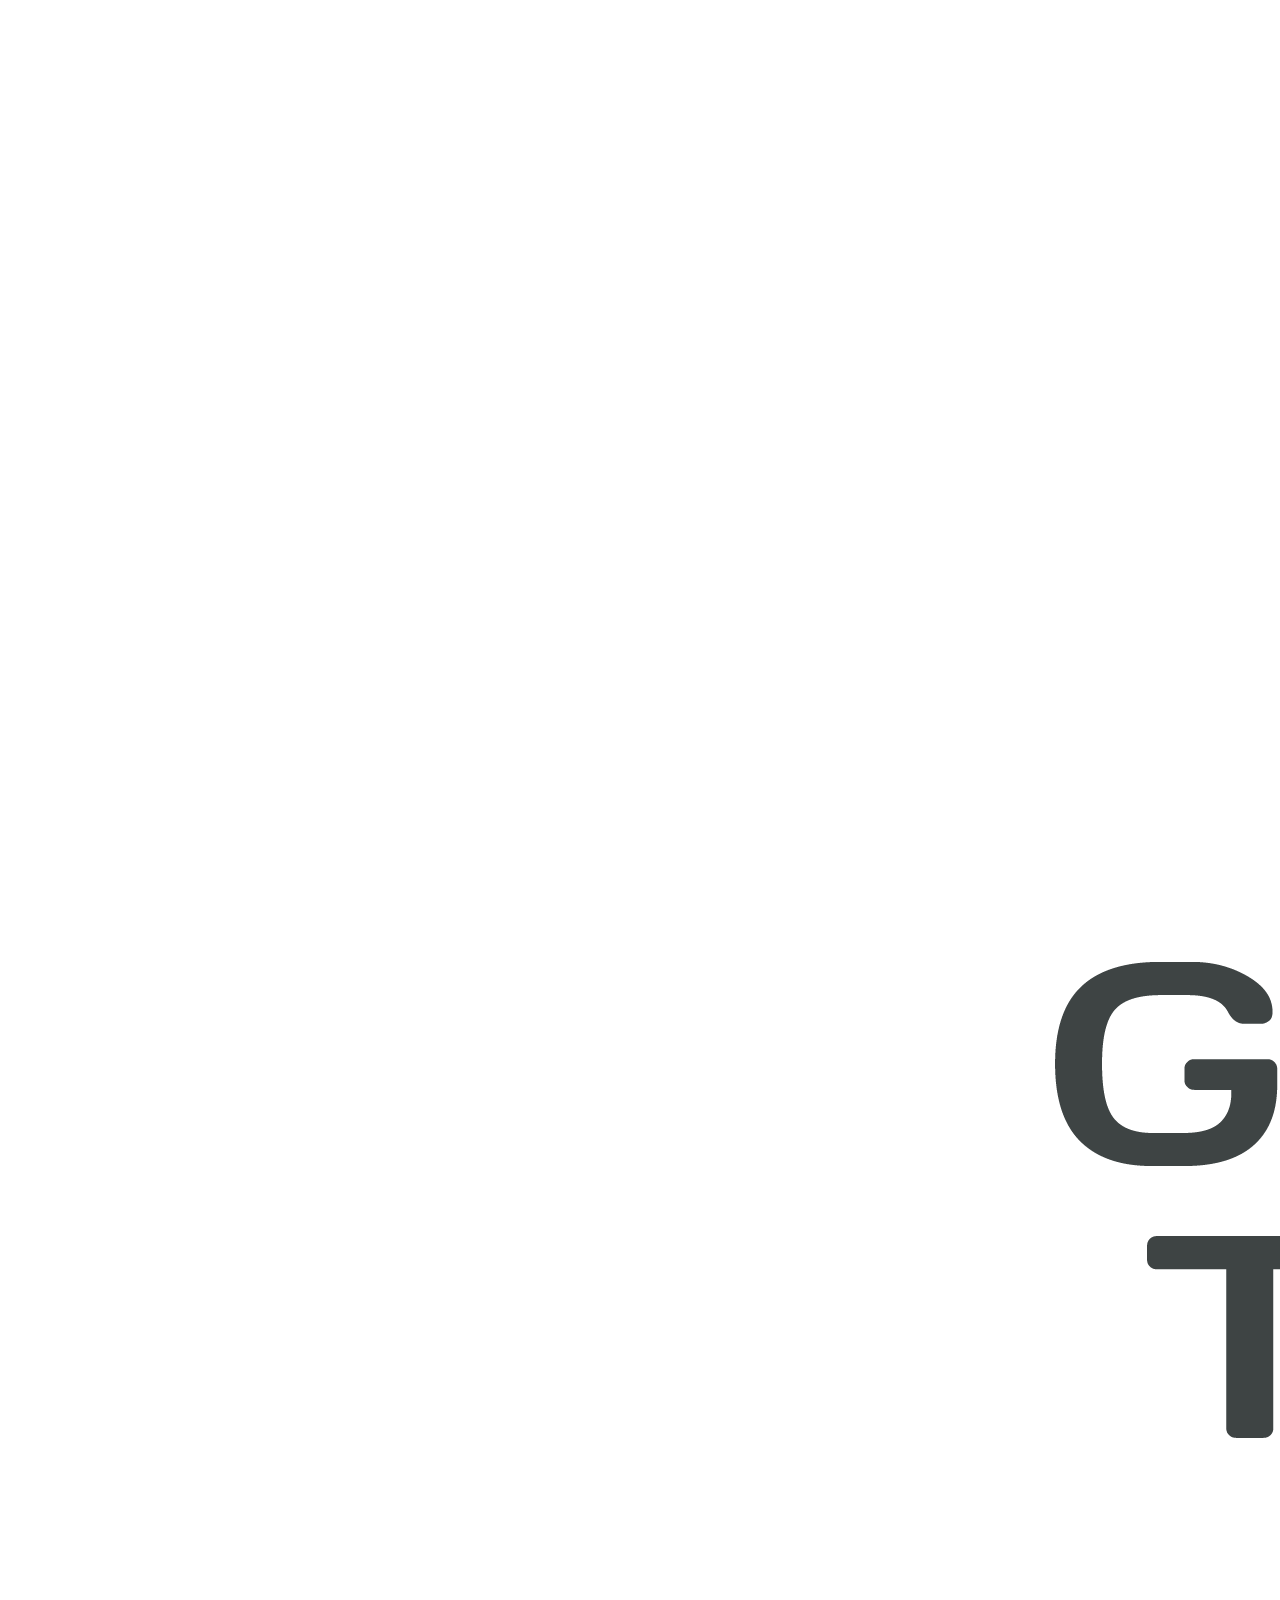
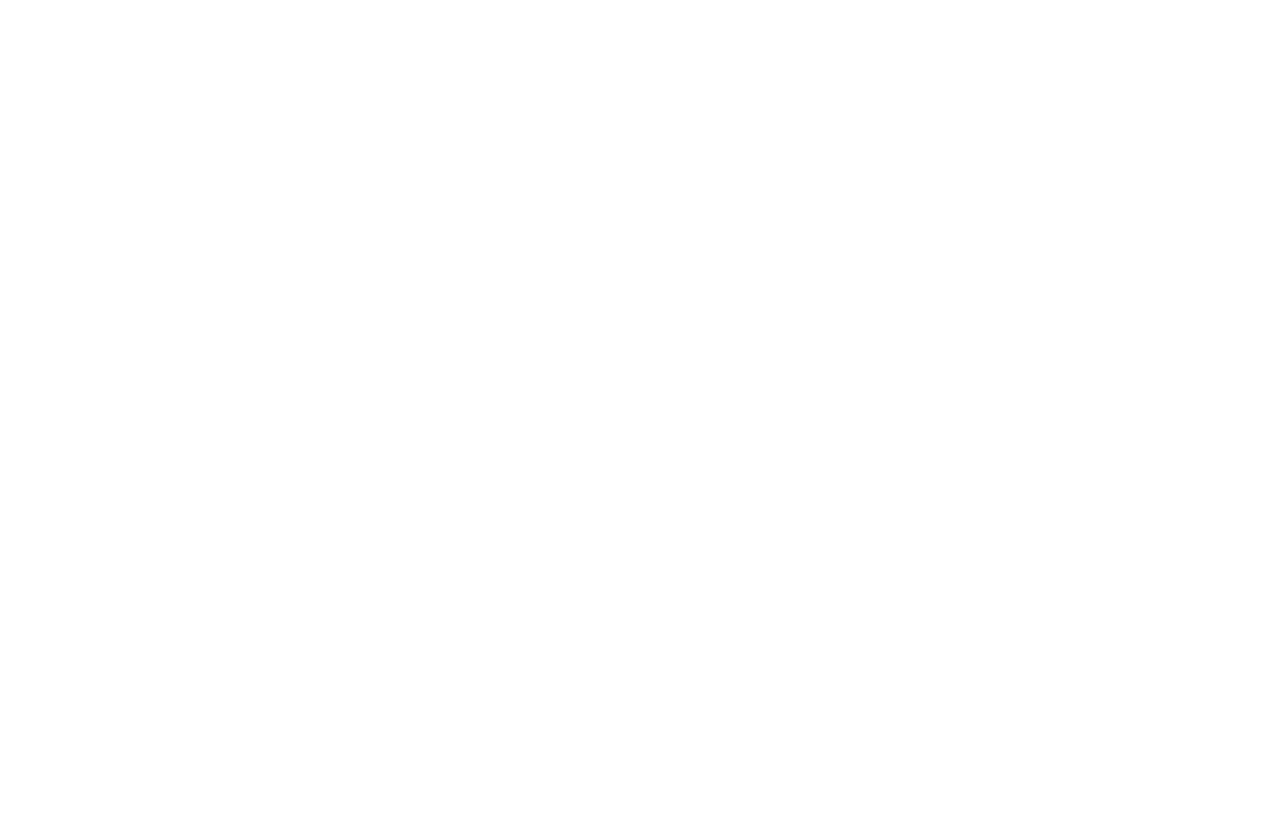
<file: index.html>
<!DOCTYPE html>
<html lang="en">
<head>
    <meta charset="UTF-8">
    <meta name="viewport" content="width=device-width, initial-scale=1.0">
    <title>Home</title>
    <link rel="stylesheet" href="css/style.css">
</head>
<body>
    <header>
       <!--  <div class="header-box1"> -->

            <div class="menu-box">

                <div class="logo-box">
                    <a href="index.html">
                        <img src="logo/logo_grey.png" alt="Logo">
                    </a>
                </div>

                <div class="navigation-box">
                    <nav>
                        <ul>
                            <li><a href="index.html">Quienes Somos</a></li>
                            <li><a href="presentation.html">Actividades</a></li>
                            <li><a href="shop.html">Instalaciones</a></li>
                            <li><a href="form.html">Contacto</a></li>
                        </ul>
                    </nav>
                </div>

            </div>

        <!-- </div> -->

<!--         <div class="header-box2">

            <div class="text-box">
                <h1>ASOCIACION DE BALONCESTO</h1>
                <p>Club sin animo de lucro y de carácter social para jugar, competir y compartir.</p> 
            </div>

            <div class="button-box">
                <a href="form.html" class="boton-link">
                    <button type="boton">Hazte Socio</button>
                </a>
            </div>

        </div> -->
        
    </header>
    <main>
        <div class="content">
            <!-- <h1>Welcome to our website</h1> -->
            <!-- Content goes here -->
        </div>
    </main>
    <footer>
        <!-- Footer content goes here -->
    </footer>
</body>
</html>
</file>
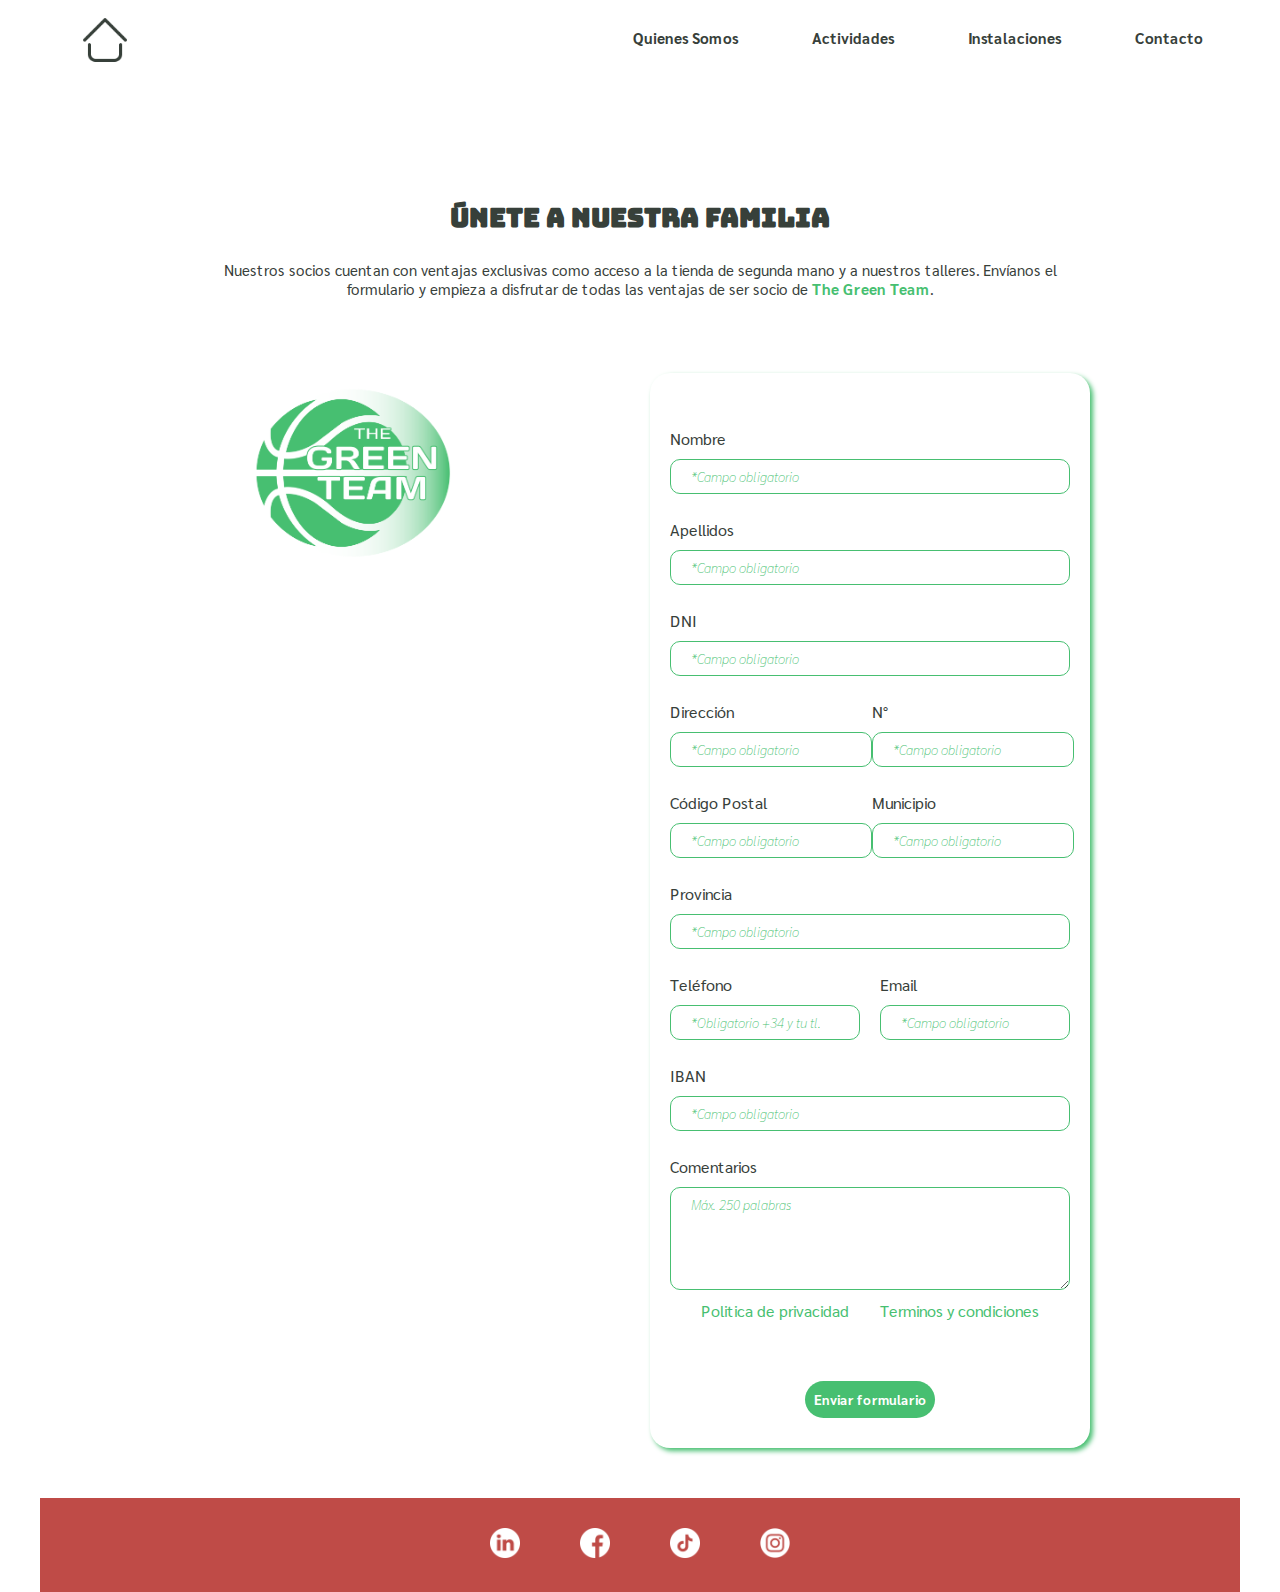
<file: formulario.html>
<!DOCTYPE html>
<html lang="es">
  <head>
    <meta charset="UTF-8" />
    <!-- RESPONSIVE DESIGN / Activa "media queries" -->
    <meta name="viewport" content="width=device-width, initial-scale=1.0" />
    <meta name="description" content="Un club de baloncesto social y comunitario donde los socios comparten y reciclan material deportivo para promover la comunidad y el deporte." />
    <meta name="author" content="José Antonio Carmona Romero" />
    <!-- Instrucciones para los motores de búsqueda sobre cómo indexar la página.-->
    <meta name="robots" content="index, follow" />
    <!-- Compativilidad con Internet Explorer-->
    <meta http-equiv="X-UA-Compatible" content="IE=edge" />
    <title>Formulario</title>
    <!-- Icono Favicon para visualizar en pestaña del navegador-->
    <link rel="icon" href="logo/logo_green.png" type="image/png" />
    <link rel="stylesheet" href="css/style.css" />
  </head>
  <body>
    <header>
      <div class="formulario header container">
        <div class="top containers">
          <div class="left top box">
            <div class="home icon">
              <a href="index.html">
                <img src="icons/home.png" alt="home" />
              </a>
            </div>
          </div>
          <!-- Middle empty box -->
          <div class="middle top box"></div>
          <div class="right top box">
            <div class="form navigation box">
              <nav>
                <label class="label hamburger" for="menu_hamburger">
                  <img
                    src="icons/menu_button_black.png"
                    alt="menu"
                    class="menu btn"
                  />
                </label>

                <input
                  class="menu hamburger"
                  type="checkbox"
                  name="menu"
                  id="menu_hamburger"
                />

                <ul class="ul links">
                  <li class="li links">
                    <a href="presentacion.html" class="links">Quienes Somos</a>
                  </li>
                  <li class="li links">
                    <a href="#" class="links">Actividades</a>
                  </li>
                  <li class="li links">
                    <a href="#" class="links">Instalaciones</a>
                  </li>
                  <li class="li links">
                    <a href="#" class="links">Contacto</a>
                  </li>
                </ul>
              </nav>
            </div>
          </div>
        </div>
      </div>
    </header>
    <main>
      <div class="formulario main container">
        <div class="formulario titulo">
          <h2>únete a nuestra familia</h2>
        </div>
        <div class="formulario texto">
          <p>
            Nuestros socios cuentan con ventajas exclusivas como acceso a la
            tienda de segunda mano y a nuestros talleres. Envíanos el formulario
            y empieza a disfrutar de todas las ventajas de ser socio de
            <span class="highlighted word"> The Green Team</span>.
          </p>
        </div>
        <div class="container logo formulario">
          <div class="formulario logo box">
            <div class="logo verde">
              <img src="logo/logo_green.png" alt="reciclaje" />
            </div>
          </div>
          <div class="formulario box">
            <form action="/submit_form" method="post">
              <div class="inputs form">
                <label for="name">Nombre</label>
                <input
                  type="text"
                  id="name"
                  name="name"
                  autocomplete="given-name"
                  placeholder="*Campo obligatorio"
                  required
                />
                <label for="surname">Apellidos</label>
                <input
                  type="text"
                  id="surname"
                  name="surname"
                  placeholder="*Campo obligatorio"
                  required
                />
                <label for="dni">DNI</label>
                <input
                  type="text"
                  id="dni"
                  name="dni"
                  pattern="[0-9]{8}[A-Za-z]{1}"
                  minlength="9"
                  maxlength="9"
                  placeholder="*Campo obligatorio"
                  required
                />
                <div class="horizontal fields">
                  <div class="address field">
                    <label for="address">Dirección</label>
                    <input
                      type="text"
                      id="address"
                      name="address"
                      autocomplete="address-line1"
                      placeholder="*Campo obligatorio"
                      required
                    />
                  </div>
                  <div class="door-number field">
                    <label for="door-number">N°</label>
                    <input
                      type="text"
                      id="door-number"
                      name="door-number"
                      minlength="1"
                      maxlength="4"
                      placeholder="*Campo obligatorio"
                      required
                    />
                  </div>
                </div>
                <div class="horizontal fields">
                  <div class="cp field">
                    <label for="cp">Código Postal</label>
                    <input
                      type="text"
                      id="cp"
                      name="cp"
                      pattern="[0-9]{5}"
                      minlength="5"
                      maxlength="5"
                      placeholder="*Campo obligatorio"
                      required
                    />
                  </div>
                  <div class="municipality field">
                    <label for="municipality">Municipio</label>
                    <input
                      type="text"
                      id="municipality"
                      name="municipality"
                      placeholder="*Campo obligatorio"
                      required
                    />
                  </div>
                </div>
                <label for="province">Provincia</label>
                <input
                  type="text"
                  id="province"
                  name="province"
                  placeholder="*Campo obligatorio"
                  required
                />
                <div class="horizontal fields">
                  <div class="phone field">
                    <label for="phone">Teléfono</label>
                    <input
                      type="tel"
                      id="phone"
                      name="phone"
                      autocomplete="tel"
                      pattern="[+]{1}[0-9]{11}"
                      minlength="12"
                      maxlength="12"
                      placeholder="*Obligatorio +34 y tu tl."
                      required
                    />
                  </div>
                  <div class="email field">
                    <label for="email">Email</label>
                    <input
                      type="email"
                      id="email"
                      name="email"
                      autocomplete="email"
                      placeholder="*Campo obligatorio"
                      required
                    />
                  </div>
                </div>
                <label for="iban">IBAN</label>
                <input
                  type="text"
                  id="iban"
                  name="iban"
                  autocomplete="off"
                  pattern="[A-Za-z]{2}[0-9]{20}"
                  minlength="22"
                  maxlength="22"
                  placeholder="*Campo obligatorio"
                  required
                />
                <label for="comment">Comentarios</label>
                <textarea
                  id="comment"
                  name="comment"
                  cols="30"
                  rows="5"
                  oninput="limitarPalabras(this)"
                  placeholder="Máx. 250 palabras"
                ></textarea>
                <div class="condiciones">
                  <a href="#">Politica de privacidad</a>
                  <a href="#">Terminos y condiciones</a>
                </div>
                <input
                  class="btn enviar"
                  type="submit"
                  value="Enviar formulario"
                />
              </div>
            </form>
          </div>
        </div>
      </div>
    </main>
    <footer>
      <div class="formulario footer container">
        <div class="formulario redes box">
          <div class="linkedin">
            <a href="https://de.linkedin.com/">
              <img src="icons/linkedin.png" alt="redes" />
            </a>
          </div>
          <div class="facebook">
            <a href="https://www.facebook.com/">
              <img src="icons/facebook.png" alt="redes" />
            </a>
          </div>
          <div class="tiktok">
            <a href="https://www.tiktok.com/">
              <img src="icons/tiktok.png" alt="redes" />
            </a>
          </div>
          <div class="instagram">
            <a href="https://www.instagram.com/">
              <img src="icons/instagram.png" alt="redes" />
            </a>
          </div>
        </div>
      </div>
    </footer>
    <script>
      /* FORMULARIO (Limita el número de palabras a introducier en los comentarios)*/
      function limitarPalabras(textarea) {
        var maxPalabras = 250;
        var palabras = textarea.value.split(/\s+/);
        if (palabras.length > maxPalabras) {
          textarea.value = palabras.slice(0, maxPalabras).join(" ");
        }
      }
    </script>
  </body>
</html>
</file>
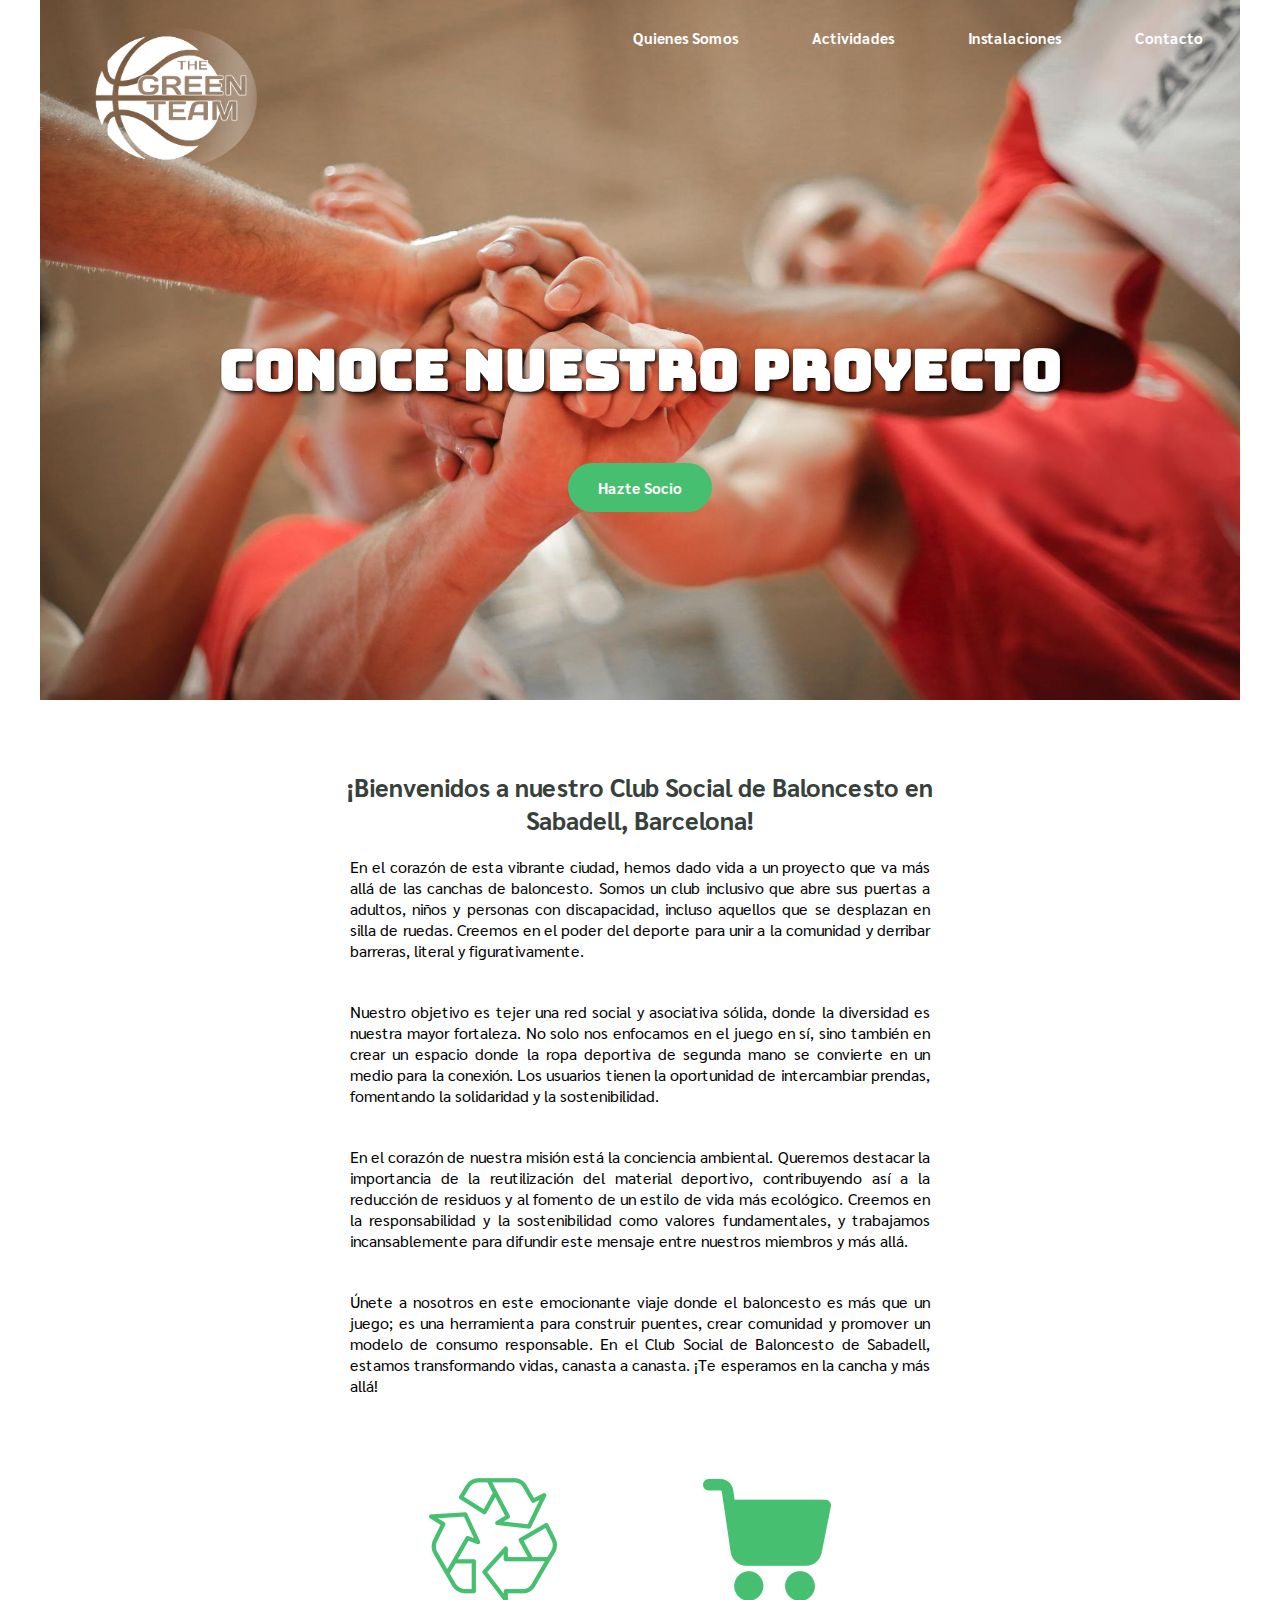
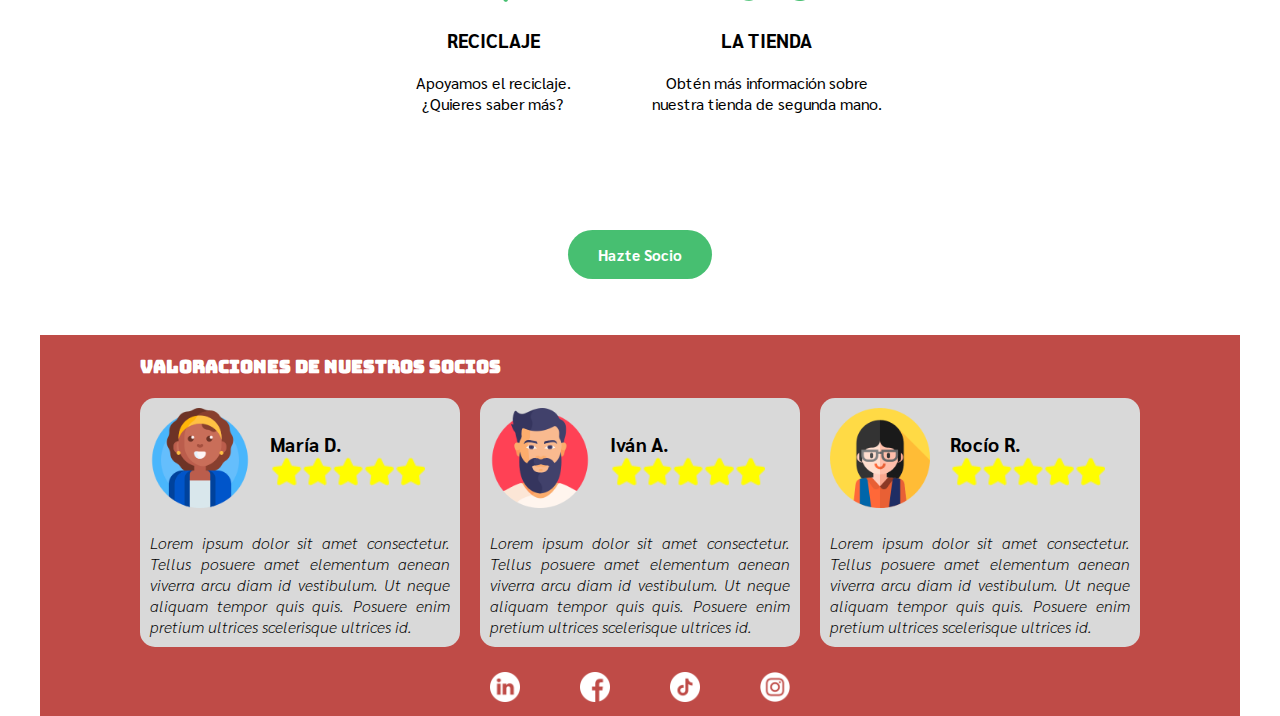
<file: presentacion.html>
<!DOCTYPE html>
<html lang="es">
  <head>
    <meta charset="UTF-8" />
    <!-- RESPONSIVE DESIGN / Activa "media queries" -->
    <meta name="viewport" content="width=device-width, initial-scale=1.0" />
    <meta name="description" content="Un club de baloncesto social y comunitario donde los socios comparten y reciclan material deportivo para promover la comunidad y el deporte." />
    <meta name="author" content="José Antonio Carmona Romero" />
    <!-- Instrucciones para los motores de búsqueda sobre cómo indexar la página.-->
    <meta name="robots" content="index, follow" />
    <!-- Compativilidad con Internet Explorer-->
    <meta http-equiv="X-UA-Compatible" content="IE=edge" />
    <title>Presentation</title>
    <!-- Icono Favicon para visualizar en pestaña del navegador-->
    <link rel="icon" href="logo/logo_green.png" type="image/png" />
    <link rel="stylesheet" href="css/style.css" />
  </head>
  <body>
    <header>
      <div class="presentacion header container">
        <div class="top containers">
          <div class="left top box">
            <div class="logo">
              <a href="index.html">
                <img src="logo/logo_light_brown.png" alt="Logo oficial del club de baloncesto" />
              </a>
            </div>
          </div>
          <!-- Middle empty box -->
          <div class="middle top box"></div>

          <div class="right top box">
            <div class="navigation box">
              <nav>
                <label class="label hamburger" for="menu_hamburger">
                  <img
                    src="icons/menu_button_white.png"
                    alt="menu"
                    class="menu btn"
                  />
                </label>

                <input
                  class="menu hamburger"
                  type="checkbox"
                  name="menu"
                  id="menu_hamburger"
                />

                <ul class="ul links">
                  <li class="li links">
                    <a href="presentacion.html" class="links">Quienes Somos</a>
                  </li>
                  <li class="li links">
                    <a href="#" class="links">Actividades</a>
                  </li>
                  <li class="li links">
                    <a href="#" class="links">Instalaciones</a>
                  </li>
                  <li class="li links">
                    <a href="#" class="links">Contacto</a>
                  </li>
                </ul>
              </nav>
            </div>
          </div>
        </div>
        <div class="botton container">
          <div class="title">
            <h1>CONOCE NUESTRO PROYECTO</h1>
          </div>
          <div class="button box">
            <a href="formulario.html" class="join btn">Hazte Socio</a>
          </div>
        </div>
      </div>
    </header>
    <main>
      <div class="presentacion main container">
        <div class="presentacion titulo">
          <h5>
            ¡Bienvenidos a nuestro Club Social de Baloncesto en Sabadell,
            Barcelona!
          </h5>
        </div>
        <div class="presentacion texto">
          <p class="parrafo1">
            En el corazón de esta vibrante ciudad, hemos dado vida a un proyecto
            que va más allá de las canchas de baloncesto. Somos un club
            inclusivo que abre sus puertas a adultos, niños y personas con
            discapacidad, incluso aquellos que se desplazan en silla de ruedas.
            Creemos en el poder del deporte para unir a la comunidad y derribar
            barreras, literal y figurativamente.
          </p>
          <p class="parrafo2">
            Nuestro objetivo es tejer una red social y asociativa sólida, donde
            la diversidad es nuestra mayor fortaleza. No solo nos enfocamos en
            el juego en sí, sino también en crear un espacio donde la ropa
            deportiva de segunda mano se convierte en un medio para la conexión.
            Los usuarios tienen la oportunidad de intercambiar prendas,
            fomentando la solidaridad y la sostenibilidad.
          </p>
          <p class="parrafo3">
            En el corazón de nuestra misión está la conciencia ambiental.
            Queremos destacar la importancia de la reutilización del material
            deportivo, contribuyendo así a la reducción de residuos y al fomento
            de un estilo de vida más ecológico. Creemos en la responsabilidad y
            la sostenibilidad como valores fundamentales, y trabajamos
            incansablemente para difundir este mensaje entre nuestros miembros y
            más allá.
          </p>
          <p class="parrafo4">
            Únete a nosotros en este emocionante viaje donde el baloncesto es
            más que un juego; es una herramienta para construir puentes, crear
            comunidad y promover un modelo de consumo responsable. En el Club
            Social de Baloncesto de Sabadell, estamos transformando vidas,
            canasta a canasta. ¡Te esperamos en la cancha y más allá!
          </p>
        </div>
        <div class="container reciclaje tienda">
          <div class="reciclaje">
            <div class="icon reciclaje">
              <a href="#">
                <img src="icons/recycle.png" alt="reciclaje" />
              </a>
            </div>
            <h3>RECICLAJE</h3>
            <p class="p reciclaje">
              Apoyamos el reciclaje. ¿Quieres saber más?
            </p>
          </div>
          <div class="tienda">
            <div class="icon tienda">
              <a href="tienda.html">
                <img src="icons/shopping-cart.png" alt="tienda" />
              </a>
            </div>
            <h3>LA TIENDA</h3>
            <p class="p tienda">
              Obtén más información sobre nuestra tienda de segunda mano.
            </p>
          </div>
        </div>
        <div class="button box">
          <a href="formulario.html" class="join btn">Hazte Socio</a>
        </div>
      </div>
    </main>
    <footer>
      <div class="presentacion footer container">
        <div class="valoraciones container">
          <!-- Left empty box -->
          <div class="valoraciones box1"></div>
          <div class="valoraciones box2">
            <div class="titulo footer box">
              <h4 class="titulo footer">valoraciones de nuestros socios</h4>
            </div>
            <div class="feedbacks">
              <div class="feedback box1">
                <div class="usuario box1">
                  <div class="avatar1">
                    <img src="icons/teacher.png" alt="avatar" />
                  </div>
                  <div class="nombre stars">
                    <div class="nombre1">
                      <p>María D.</p>
                    </div>
                    <div class="stars1">
                      <img src="icons/rating.png" alt="stars" />
                    </div>
                  </div>
                </div>
                <div class="comentario box1">
                  <p>
                    Lorem ipsum dolor sit amet consectetur. Tellus posuere amet
                    elementum aenean viverra arcu diam id vestibulum. Ut neque
                    aliquam tempor quis quis. Posuere enim pretium ultrices
                    scelerisque ultrices id.
                  </p>
                </div>
              </div>
              <div class="feedback box2">
                <div class="usuario box2">
                  <div class="avatar2">
                    <img src="icons/man.png" alt="avatar" />
                  </div>
                  <div class="nombre stars">
                    <div class="nombre2">
                      <p>Iván A.</p>
                    </div>
                    <div class="stars2">
                      <img src="icons/rating.png" alt="stars" />
                    </div>
                  </div>
                </div>
                <div class="comentario box2">
                  <p>
                    Lorem ipsum dolor sit amet consectetur. Tellus posuere amet
                    elementum aenean viverra arcu diam id vestibulum. Ut neque
                    aliquam tempor quis quis. Posuere enim pretium ultrices
                    scelerisque ultrices id.
                  </p>
                </div>
              </div>
              <div class="feedback box3">
                <div class="usuario box3">
                  <div class="avatar3">
                    <img src="icons/woman.png" alt="avatar" />
                  </div>
                  <div class="nombre stars">
                    <div class="nombre3">
                      <p>Rocío R.</p>
                    </div>
                    <div class="stars3">
                      <img src="icons/rating.png" alt="stars" />
                    </div>
                  </div>
                </div>
                <div class="comentario box3">
                  <p>
                    Lorem ipsum dolor sit amet consectetur. Tellus posuere amet
                    elementum aenean viverra arcu diam id vestibulum. Ut neque
                    aliquam tempor quis quis. Posuere enim pretium ultrices
                    scelerisque ultrices id.
                  </p>
                </div>
              </div>
            </div>
            <div class="redes box">
              <div class="linkedin">
                <a href="https://de.linkedin.com/">
                  <img src="icons/linkedin.png" alt="redes" />
                </a>
              </div>
              <div class="facebook">
                <a href="https://www.facebook.com/">
                  <img src="icons/facebook.png" alt="redes" />
                </a>
              </div>
              <div class="tiktok">
                <a href="https://www.tiktok.com/">
                  <img src="icons/tiktok.png" alt="redes" />
                </a>
              </div>
              <div class="instagram">
                <a href="https://www.instagram.com/">
                  <img src="icons/instagram.png" alt="redes" />
                </a>
              </div>
            </div>
          </div>
          <!-- Right empty box -->
          <div class="valoraciones box3"></div>
        </div>
      </div>
    </footer>
  </body>
</html>
</file>
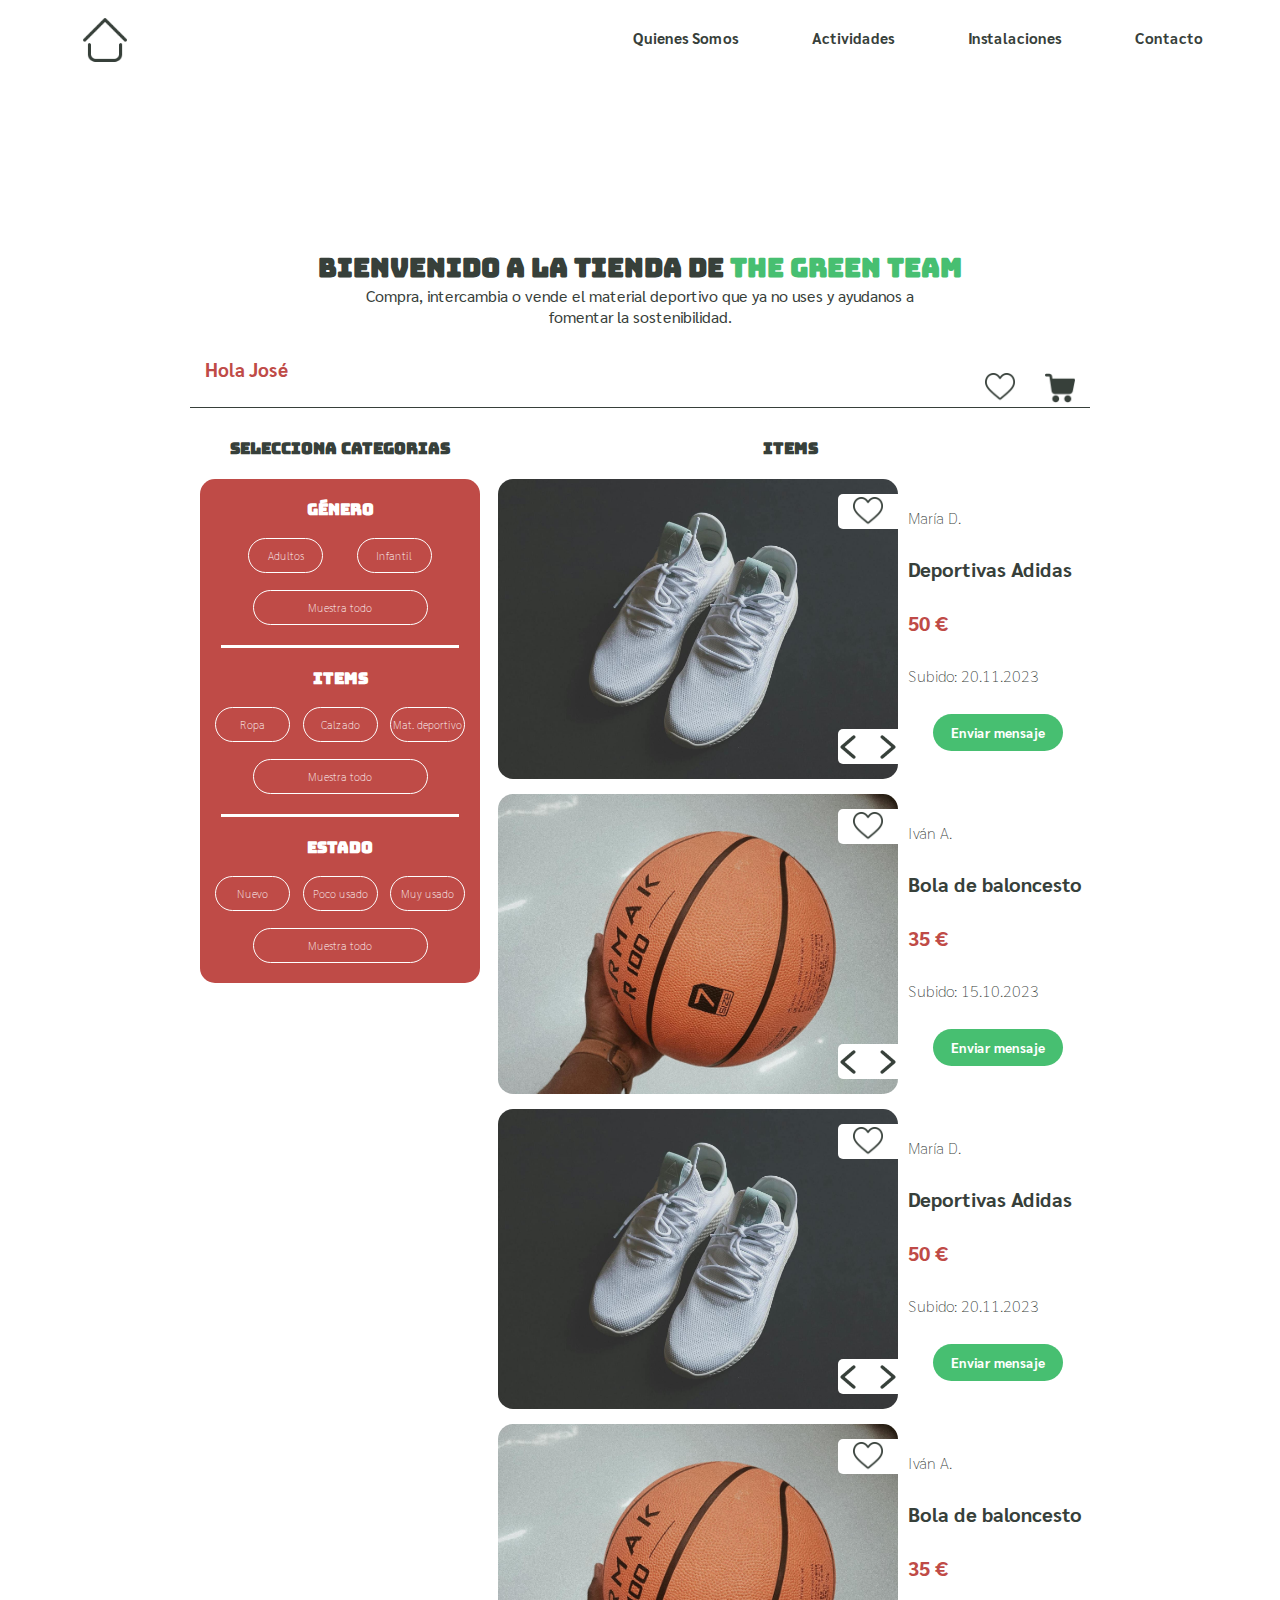
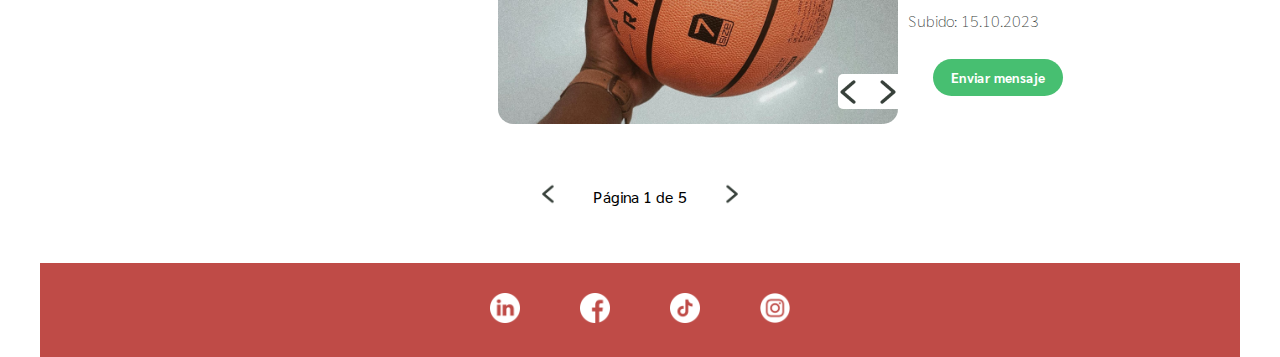
<file: tienda.html>
<!DOCTYPE html>
<html lang="es">
  <head>
    <meta charset="UTF-8" />
    <!-- RESPONSIVE DESIGN / Activa "media queries" -->
    <meta name="viewport" content="width=device-width, initial-scale=1.0" />
    <meta name="description" content="Un club de baloncesto social y comunitario donde los socios comparten y reciclan material deportivo para promover la comunidad y el deporte." />
    <meta name="author" content="José Antonio Carmona Romero" />
    <!-- Instrucciones para los motores de búsqueda sobre cómo indexar la página.-->
    <meta name="robots" content="index, follow" />
    <!-- Compativilidad con Internet Explorer-->
    <meta http-equiv="X-UA-Compatible" content="IE=edge" />
    <title>Tienda</title>
    <!-- Icono Favicon para visualizar en pestaña del navegador-->
    <link rel="icon" href="logo/logo_green.png" type="image/png" />
    <link rel="stylesheet" href="css/style.css" />
  </head>
  <body>
    <header>
      <div class="shop header container">
        <div class="top containers">
          <div class="left top box">
            <div class="home icon">
              <a href="index.html">
                <img src="icons/home.png" alt="home" />
              </a>
            </div>
          </div>
          <!-- Middle empty box -->
          <div class="middle top box"></div>
          <div class="right top box">
            <div class="shop navigation box">
              <nav>
                <label class="label hamburger" for="menu_hamburger">
                  <img
                    src="icons/menu_button_black.png"
                    alt="menu"
                    class="menu btn"
                  />
                </label>

                <input
                  class="menu hamburger"
                  type="checkbox"
                  name="menu"
                  id="menu_hamburger"
                />

                <ul class="ul links">
                  <li class="li links">
                    <a href="presentacion.html" class="links">Quienes Somos</a>
                  </li>
                  <li class="li links">
                    <a href="#" class="links">Actividades</a>
                  </li>
                  <li class="li links">
                    <a href="#" class="links">Instalaciones</a>
                  </li>
                  <li class="li links">
                    <a href="#" class="links">Contacto</a>
                  </li>
                </ul>
              </nav>
            </div>
          </div>
        </div>
      </div>
    </header>
    <main>
      <div class="shop main container">
        <div class="shop title">
          <h2>
            bienvenido a la tienda de
            <span class="highlighted word">the green team</span>
          </h2>
        </div>
        <div class="shop text">
          <p>
            Compra, intercambia o vende el material deportivo que ya no uses y
            ayudanos a fomentar la sostenibilidad.
          </p>
        </div>
        <div class="shop nav">
          <div class="user name box">
            <h3 class="user name">Hola José</h3>
          </div>
          <!-- Empty box -->
          <div class="phantom box"></div>
          <div class="wantlist box">
            <a href="#">
              <img src="icons/heart_black.png" alt="heart" />
            </a>
          </div>
          <div class="shopping cart box">
            <a href="#">
              <img src="icons/shopping_cart_black.png" alt="shopcart" />
            </a>
          </div>
        </div>
        <div class="decoration line"></div>
        <div class="shop products">
          <div class="left boxes">
            <div class="title shop1">
              <h2 class="">selecciona categorias</h2>
            </div>
            <div class="red box left">
              <div class="genero titulo">
                <h2>Género</h2>
              </div>
              <div class="genero box">
                <div class="adultos box">
                  <p>Adultos</p>
                </div>
                <div class="infantil box">
                  <p>Infantil</p>
                </div>
              </div>
              <div class="muestra todo box1">
                <p>Muestra todo</p>
              </div>
              <div class="separador"></div>

              <div class="items titulo">
                <h2>Items</h2>
              </div>
              <div class="items box">
                <div class="ropa box">
                  <p>Ropa</p>
                </div>
                <div class="calzado box">
                  <p>Calzado</p>
                </div>
                <div class="material box">
                  <p>Mat. deportivo</p>
                </div>
              </div>
              <div class="muestra todo box2">
                <p>Muestra todo</p>
              </div>
              <div class="separador"></div>
              <div class="estado titulo">
                <h2>Estado</h2>
              </div>
              <div class="estado box">
                <div class="nuevo box">
                  <p>Nuevo</p>
                </div>
                <div class="poco usado box">
                  <p>Poco usado</p>
                </div>
                <div class="muy usado box">
                  <p>Muy usado</p>
                </div>
              </div>
              <div class="muestra todo box3">
                <p>Muestra todo</p>
              </div>
            </div>
          </div>
          <div class="middle right boxes">
            <div class="title shop2">
              <h2 class="">items</h2>
            </div>
            <div class="all products">
              <div class="product box1">
                <div class="product pic1">
                  <div class="wantlist icon">
                    <!-- Controlador de eventos onclick -->
                    <a href="#" onclick="toggleImage(this); return false;">
                      <img src="icons/heart_black.png" alt="wantlist" />
                    </a>
                  </div>
                  <div class="arrow icon">
                    <a href="#">
                      <img
                        src="icons/next_black.png"
                        alt="left"
                        class="left arrow"
                      />
                    </a>
                    <a href="#">
                      <img src="icons/next_black.png" alt="right" />
                    </a>
                  </div>
                </div>
                <div class="product description1">
                  <div class="product name1">
                    <p>María D.</p>
                  </div>
                  <div class="product definition1">
                    <p>Deportivas Adidas</p>
                  </div>
                  <div class="product price1">
                    <p>50 €</p>
                  </div>
                  <div class="product date1">
                    <p>Subido: 20.11.2023</p>
                  </div>
                  <button class="mensaje btn" type="submit">
                    Enviar mensaje
                  </button>
                </div>
              </div>
              <div class="product box2">
                <div class="product pic2">
                  <div class="wantlist icon">
                    <a href="#" onclick="toggleImage(this); return false;">
                      <img src="icons/heart_black.png" alt="wantlist" />
                    </a>
                  </div>
                  <div class="arrow icon">
                    <a href="#">
                      <img
                        src="icons/next_black.png"
                        alt="left"
                        class="left arrow"
                      />
                    </a>
                    <a href="#">
                      <img src="icons/next_black.png" alt="right" />
                    </a>
                  </div>
                </div>
                <div class="product description2">
                  <div class="product name2">
                    <p>Iván A.</p>
                  </div>
                  <div class="product definition2">
                    <p>Bola de baloncesto</p>
                  </div>
                  <div class="product price2">
                    <p>35 €</p>
                  </div>
                  <div class="product date2">
                    <p>Subido: 15.10.2023</p>
                  </div>
                  <button class="mensaje btn" type="submit">
                    Enviar mensaje
                  </button>
                </div>
              </div>
              <div class="product box3">
                <div class="product pic3">
                  <div class="wantlist icon">
                    <a href="#" onclick="toggleImage(this); return false;">
                      <img src="icons/heart_black.png" alt="wantlist" />
                    </a>
                  </div>
                  <div class="arrow icon">
                    <a href="#">
                      <img
                        src="icons/next_black.png"
                        alt="left"
                        class="left arrow"
                      />
                    </a>
                    <a href="#">
                      <img src="icons/next_black.png" alt="right" />
                    </a>
                  </div>
                </div>
                <div class="product description3">
                  <div class="product name3">
                    <p>María D.</p>
                  </div>
                  <div class="product definition3">
                    <p>Deportivas Adidas</p>
                  </div>
                  <div class="product price3">
                    <p>50 €</p>
                  </div>
                  <div class="product date3">
                    <p>Subido: 20.11.2023</p>
                  </div>
                  <button class="mensaje btn" type="submit">
                    Enviar mensaje
                  </button>
                </div>
              </div>
              <div class="product box4">
                <div class="product pic4">
                  <div class="wantlist icon">
                    <a href="#" onclick="toggleImage(this); return false;">
                      <img src="icons/heart_black.png" alt="wantlist" />
                    </a>
                  </div>
                  <div class="arrow icon">
                    <a href="#">
                      <img
                        src="icons/next_black.png"
                        alt="left"
                        class="left arrow"
                      />
                    </a>
                    <a href="#">
                      <img src="icons/next_black.png" alt="right" />
                    </a>
                  </div>
                </div>
                <div class="product description4">
                  <div class="product name4">
                    <p>Iván A.</p>
                  </div>
                  <div class="product definition4">
                    <p>Bola de baloncesto</p>
                  </div>
                  <div class="product price4">
                    <p>35 €</p>
                  </div>
                  <div class="product date4">
                    <p>Subido: 15.10.2023</p>
                  </div>
                  <button class="mensaje btn" type="submit">
                    Enviar mensaje
                  </button>
                </div>
              </div>
            </div>
          </div>
        </div>
        <div class="change pages">
          <a href="#">
            <img src="icons/next_black.png" alt="left" class="left arrow" />
          </a>
          <p>Página 1 de 5</p>
          <a href="#">
            <img src="icons/next_black.png" alt="right" />
          </a>
        </div>
      </div>
    </main>
    <footer>
      <div class="shop footer container">
        <div class="shop redes box">
          <div class="linkedin">
            <a href="https://de.linkedin.com/">
              <img src="icons/linkedin.png" alt="redes" />
            </a>
          </div>
          <div class="facebook">
            <a href="https://www.facebook.com/">
              <img src="icons/facebook.png" alt="redes" />
            </a>
          </div>
          <div class="tiktok">
            <a href="https://www.tiktok.com/">
              <img src="icons/tiktok.png" alt="redes" />
            </a>
          </div>
          <div class="instagram">
            <a href="https://www.instagram.com/">
              <img src="icons/instagram.png" alt="redes" />
            </a>
          </div>
        </div>
      </div>
    </footer>
    <script>
      /* TIENDA (Cambio de estado para botones en esta página) */
      document.addEventListener("DOMContentLoaded", function () {
        const adultosBox = document.querySelector(".adultos.box");
        const infantilBox = document.querySelector(".infantil.box");
        const ropaBox = document.querySelector(".ropa.box");
        const calzadoBox = document.querySelector(".calzado.box");
        const materialBox = document.querySelector(".material.box");
        const nuevoBox = document.querySelector(".nuevo.box");
        const pocoUsadoBox = document.querySelector(".poco.usado.box");
        const muyUsadoBox = document.querySelector(".muy.usado.box");
        const muestraTodoBox1 = document.querySelector(".muestra.todo.box1");
        const muestraTodoBox2 = document.querySelector(".muestra.todo.box2");
        const muestraTodoBox3 = document.querySelector(".muestra.todo.box3");

        adultosBox.addEventListener("click", function () {
          this.classList.toggle("active");
        });

        infantilBox.addEventListener("click", function () {
          this.classList.toggle("active");
        });

        ropaBox.addEventListener("click", function () {
          this.classList.toggle("active");
        });

        calzadoBox.addEventListener("click", function () {
          this.classList.toggle("active");
        });

        materialBox.addEventListener("click", function () {
          this.classList.toggle("active");
        });

        nuevoBox.addEventListener("click", function () {
          this.classList.toggle("active");
        });

        pocoUsadoBox.addEventListener("click", function () {
          this.classList.toggle("active");
        });

        muyUsadoBox.addEventListener("click", function () {
          this.classList.toggle("active");
        });

        muestraTodoBox1.addEventListener("click", function () {
          this.classList.toggle("active");
        });

        muestraTodoBox2.addEventListener("click", function () {
          this.classList.toggle("active");
        });
        muestraTodoBox3.addEventListener("click", function () {
          this.classList.toggle("active");
        });
      });

      /* TIENDA (Cambio de estado para botones "wantlist" en esta página") */
      function toggleImage(element) {
        var image = element.getElementsByTagName("img")[0];
        if (image.src.includes("heart_black.png")) {
          image.src = "icons/heart_verde.png";
        } else {
          image.src = "icons/heart_black.png";
        }
      }
    </script>
  </body>
</html>
</file>
<file: css/style.css>
/* ATRIBUTOS GENERALES */
/* Google Fonts */
@import url("https://fonts.googleapis.com/css2?family=Sarabun:ital,wght@0,100;0,200;0,300;0,400;0,500;0,600;0,700;0,800;1,100;1,200;1,300;1,400;1,500;1,600;1,700;1,800&display=swap");
@import url("https://fonts.googleapis.com/css2?family=Bungee&display=swap");

/* Restablece los márgenes y el relleno predeterminados de todos los elementos */
* {
    margin: 0;
    padding: 0;
    box-sizing: border-box;
}

body {
    font-family: "Sarabun";
}

h1,
h2,
h4 {
    font-family: "Bungee";
}

h3,
h5 {
    font-family: "Sarabun";
}

.links {
    font-weight: bold;
}

/* ▼▼▼▼▼▼▼▼▼▼▼▼▼▼▼▼▼▼▼▼▼▼▼▼▼▼▼▼▼▼▼▼▼▼▼▼▼▼▼▼▼▼▼▼▼▼▼▼▼▼▼▼▼▼▼▼▼▼▼▼▼▼▼▼▼▼▼▼▼▼▼▼▼▼▼▼▼▼▼▼▼▼▼▼▼▼▼▼▼▼▼▼▼▼▼▼▼▼▼▼▼▼▼▼▼▼▼▼▼▼▼▼*/
/* ▼▼▼▼▼▼▼▼▼▼▼▼▼▼▼▼▼▼▼▼▼▼▼▼▼▼▼▼▼▼▼▼▼▼▼▼▼▼▼▼▼▼▼▼▼▼▼▼▼ PÁG INDEX ▼▼▼▼▼▼▼▼▼▼▼▼▼▼▼▼▼▼▼▼▼▼▼▼▼▼▼▼▼▼▼▼▼▼▼▼▼▼▼▼▼▼▼▼▼▼▼▼▼▼▼▼*/
/* ▼▼▼▼▼▼▼▼▼▼▼▼▼▼▼▼▼▼▼▼▼▼▼▼▼▼▼▼▼▼▼▼▼▼▼▼▼▼▼▼▼▼▼▼▼▼▼▼▼▼▼▼▼▼▼▼▼▼▼▼▼▼▼▼▼▼▼▼▼▼▼▼▼▼▼▼▼▼▼▼▼▼▼▼▼▼▼▼▼▼▼▼▼▼▼▼▼▼▼▼▼▼▼▼▼▼▼▼▼▼▼▼*/
/* ▼▼▼▼▼▼▼▼▼▼▼▼▼▼▼▼▼▼▼▼▼▼▼▼▼▼▼▼▼▼▼▼▼▼▼▼▼▼▼▼▼▼▼▼▼▼▼ HEADER INDEX ▼▼▼▼▼▼▼▼▼▼▼▼▼▼▼▼▼▼▼▼▼▼▼▼▼▼▼▼▼▼▼▼▼▼▼▼▼▼▼▼▼▼▼▼▼▼▼▼▼▼▼*/
/* Container principal / header index */
.index.header.container {
    background-image: url("../images/inicio_pic.jpg");
    background-size: cover;
    background-position: bottom;
    max-width: 1200px;
    height: 700px;
    display: flex;
    flex-direction: column;
    margin-left: auto;
    margin-right: auto;
}

/* Descripción de la foto de fondo del header*/
.index.header.container::before {
    content: "Imagen de fondo: Pelota de baloncesto en el suelo de la cancha en primer plano con el fondo desenfocado";
    position: absolute;
    left: -9999px;
}

/* Container superior / header index */
.top.containers {
    max-width: 1200px;
    display: flex;
    flex-direction: row;
}

.left.top.box,
.middle.top.box {
    width: 320px;
    height: 200px;
    display: flex;
    justify-content: center;
    align-items: center;
}

.logo {
    height: 200px;
    width: 250px;
    display: flex;
    justify-content: center;
    align-items: center;
}

.logo img {
    max-width: 250px;
    height: auto;
}

/* Oculta menú hamburguesa de la vista escritorio */
.label.hamburger,
.menu.hamburger {
    display: none;
}

.right.top.box {
    width: 100%;
    height: 200px;
    display: flex;
    flex-grow: 2;
}

.navigation.box {
    width: 100%;
    height: 75px;
    display: flex;
}

nav {
    display: flex;
    justify-content: right;
    width: 100%;
    height: 100%;
}

nav ul {
    list-style: none;
    font-family: Sarabun;
    font-size: 15px;
    display: flex;
    flex-direction: row;
    align-items: center;
    margin-left: 0;
    padding-left: 0;
}

nav ul li {
    margin: 0 37px;
}

nav ul li a {
    text-decoration: none;
    color: white;
}

/* Container inferior / header index  */
.botton.container {
    width: 100%;
    height: 100%;
    display: flex;
    flex-direction: column;
    justify-content: center;
    align-items: center;
}

h1 {
    color: white;
    /* font-family: Bungee ; */
    text-align: center;
    font-size: 56px;
    text-shadow: 2px 2px 4px #000000;
}

.botton.container p {
    color: white;
    font-size: 20px;
    text-align: center;
    text-shadow: 2px 2px 4px #000000;
}

.button.box {
    padding: 70px;
    font-weight: bold;
}

.button.box a {
    background-color: #47bf71;
    text-decoration: none;
    color: white;
    padding: 15px 30px;
    font-size: 15px;
    border: none;
    border-radius: 30px;
}

.join.btn:hover {
    background-color: #5c7e65;
    cursor: pointer;
}

/* ▲▲▲▲▲▲▲▲▲▲▲▲▲▲▲▲▲▲▲▲▲▲▲▲▲▲▲▲▲▲▲▲▲▲▲▲▲▲▲▲▲▲▲▲▲▲▲▲ HEADER INDEX ▲▲▲▲▲▲▲▲▲▲▲▲▲▲▲▲▲▲▲▲▲▲▲▲▲▲▲▲▲▲▲▲▲▲▲▲▲▲▲▲▲▲▲▲▲▲▲▲*/
/* ▲▲▲▲▲▲▲▲▲▲▲▲▲▲▲▲▲▲▲▲▲▲▲▲▲▲▲▲▲▲▲▲▲▲▲▲▲▲▲▲▲▲▲▲▲▲▲▲▲▲▲▲▲▲▲▲▲▲▲▲▲▲▲▲▲▲▲▲▲▲▲▲▲▲▲▲▲▲▲▲▲▲▲▲▲▲▲▲▲▲▲▲▲▲▲▲▲▲▲▲▲▲▲▲▲▲▲▲▲▲*/
/* ▼▼▼▼▼▼▼▼▼▼▼▼▼▼▼▼▼▼▼▼▼▼▼▼▼▼▼▼▼▼▼▼▼▼▼▼▼▼▼▼▼▼▼▼▼▼▼▼▼▼▼▼▼▼▼▼▼▼▼▼▼▼▼▼▼▼▼▼▼▼▼▼▼▼▼▼▼▼▼▼▼▼▼▼▼▼▼▼▼▼▼▼▼▼▼▼▼▼▼▼▼▼▼▼▼▼▼▼▼▼*/
/* ▼▼▼▼▼▼▼▼▼▼▼▼▼▼▼▼▼▼▼▼▼▼▼▼▼▼▼▼▼▼▼▼▼▼▼▼▼▼▼▼▼▼▼▼▼▼▼▼ MAIN INDEX ▼▼▼▼▼▼▼▼▼▼▼▼▼▼▼▼▼▼▼▼▼▼▼▼▼▼▼▼▼▼▼▼▼▼▼▼▼▼▼▼▼▼▼▼▼▼▼▼▼▼*/
/* Container principal / main Index */
.index.parent.container {
    display: flex;
    flex-direction: column;
    justify-content: center;
    align-items: center;
    padding-top: 50px;
}

.titulos h2 {
    padding-top: 50px;
}

/* Containers hijos / main Index*/
.qs.container,
.ac.container,
.ins.container,
.con.container,
.loc.container,
.hs.container {
    width: 1200px;
    height: auto;
    padding: 50px 0;
    display: flex;
    flex-direction: row;
    justify-content: center;
    align-items: center;
}

/* QUIENES SOMOS Y ACTIVIDADES */
.qs.box2,
.qs.box3,
.qs.box4,
.ac.box2,
.ac.box3,
.ac.box4 {
    width: auto;
    height: auto;
    display: flex;
    flex-direction: row;
    justify-content: center;
    align-items: center;
    padding: 20px 0;
}

.qs.box1,
.qs.box5,
.ac.box1,
.ac.box5 {
    flex-grow: 1;
}

.qs.box2,
.qs.box3,
.qs.box4,
.ac.box2,
.ac.box3,
.ac.box4 {
    display: flex;
    flex-direction: column;
    flex-grow: 2;
}

/* INSTALACIONES Y SERVICIOS */
.ins.box1,
.ins.box3 {
    width: 160px;
    height: auto;
    display: flex;
    flex-grow: 1;
}

.ins.box2 {
    width: 160px;
    height: auto;
    display: flex;
    flex-direction: column;
    flex-grow: 3;
    justify-content: center;
    align-items: center;
}

.pistas.box,
.servicios.box {
    width: 640px;
    display: flex;
    flex-direction: row;
    justify-content: space-evenly;
    align-items: center;
    padding: 20px 0;
}

.indoor.box,
.outdoor.box,
.gimnasio.box,
.cafeteria.box {
    display: flex;
    flex-direction: column;
    justify-content: center;
    align-items: center;
    padding: 20px 0;
}

/* CONTACTO */
.con.box1,
.con.box3 {
    width: auto;
    height: auto;
    display: flex;
    flex-grow: 3;
}

.con.box2 {
    width: auto;
    height: auto;
    display: flex;
    justify-content: center;
    align-items: center;
}

.email.box,
.phone.box {
    display: flex;
    flex-direction: column;
    justify-content: center;
    align-items: center;
    padding: 15px 0;
}

/* LOCALIZACIÓN */
.loc.box1,
.loc.box3 {
    width: auto;
    height: auto;
    display: flex;
    flex-grow: 1;
}

.loc.box2 {
    width: auto;
    height: auto;
    display: flex;
    flex-direction: column;
    justify-content: center;
    align-items: center;
    flex-grow: 1;
}

.texto.localizacion {
    color: #37403a;
    text-align: center;
    font-size: 15px;
    width: auto;
}

/* HAZTE SOCIO */
.hs.box1,
.hs.box3 {
    width: 160px;
    height: auto;
    background-color: dodgerblue;
    border: 1px solid white;
    display: flex;
    flex-grow: 1;
}

.hs.box2 {
    max-width: 600px;
    height: auto;
    background-color: #47bf71;
    display: flex;
    flex-direction: row;
    flex-grow: 3;
    justify-content: space-evenly;
    align-items: center;
    border-radius: 30px;
    padding: 30px 0;
}

.formulario.box {
    width: auto;
    height: auto;
    display: flex;
    flex-direction: column;
    justify-content: center;
    align-items: center;
}

.texto.formulario,
.texto.tienda {
    color: #ffffff;
    text-align: center;
    font-size: 15px;
    width: 160px;
    word-wrap: break-word;
    padding: 25px 0;
}

/* HAZTE SOCIO */
h2 {
    color: #37403a;
    font-family: Bungee;
    text-align: center;
    font-size: 26px;
}

.texto.quienes.somos {
    color: #37403a;
    text-align: center;
    font-size: 15px;
    width: 280px;
    word-wrap: break-word;
}

/* Imágenes redimensionadas / main Index  */
.icon.info img,
.icon.tienda img,
.icon.adultos img,
.icon.infantil img,
.icon.adaptado img,
.indoor.box img,
.outdoor.box img,
.gimnasio.box img,
.cafeteria.box img,
.email.box img,
.contacto img,
.formulario.box img,
.tienda.box img {
    max-width: 150px;
    height: auto;
}

.email.box img {
    max-width: 50px;
    height: auto;
}

.mapa img {
    max-width: 1000px;
    height: auto;
    border-radius: 30px;
}

/* Descripción de la foto de fondo */
.mapa::before {
    content: "Imagen de fondo: Mapa de navegación que muestra donde se encuentra el club de baloncesto";
    position: absolute;
    left: -9999px;
}

/* ▲▲▲▲▲▲▲▲▲▲▲▲▲▲▲▲▲▲▲▲▲▲▲▲▲▲▲▲▲▲▲▲▲▲▲▲▲▲▲▲▲▲▲▲▲▲▲▲ MAIN INDEX ▲▲▲▲▲▲▲▲▲▲▲▲▲▲▲▲▲▲▲▲▲▲▲▲▲▲▲▲▲▲▲▲▲▲▲▲▲▲▲▲▲▲▲▲▲▲▲▲▲▲*/
/* ▲▲▲▲▲▲▲▲▲▲▲▲▲▲▲▲▲▲▲▲▲▲▲▲▲▲▲▲▲▲▲▲▲▲▲▲▲▲▲▲▲▲▲▲▲▲▲▲▲▲▲▲▲▲▲▲▲▲▲▲▲▲▲▲▲▲▲▲▲▲▲▲▲▲▲▲▲▲▲▲▲▲▲▲▲▲▲▲▲▲▲▲▲▲▲▲▲▲▲▲▲▲▲▲▲▲▲▲▲▲*/
/* ▼▼▼▼▼▼▼▼▼▼▼▼▼▼▼▼▼▼▼▼▼▼▼▼▼▼▼▼▼▼▼▼▼▼▼▼▼▼▼▼▼▼▼▼▼▼▼▼▼▼▼▼▼▼▼▼▼▼▼▼▼▼▼▼▼▼▼▼▼▼▼▼▼▼▼▼▼▼▼▼▼▼▼▼▼▼▼▼▼▼▼▼▼▼▼▼▼▼▼▼▼▼▼▼▼▼▼▼▼▼*/
/* ▼▼▼▼▼▼▼▼▼▼▼▼▼▼▼▼▼▼▼▼▼▼▼▼▼▼▼▼▼▼▼▼▼▼▼▼▼▼▼▼▼▼▼▼▼▼▼ FOOTER INDEX ▼▼▼▼▼▼▼▼▼▼▼▼▼▼▼▼▼▼▼▼▼▼▼▼▼▼▼▼▼▼▼▼▼▼▼▼▼▼▼▼▼▼▼▼▼▼▼▼▼*/
/* Container principal / footer index */
.index.footer.container {
    background-color: #bf4b47;
    max-width: 1200px;
    margin-left: auto;
    margin-right: auto;
    height: auto;
    justify-content: center;
    display: flex;
    flex-direction: column;
}

/* Containers hijos / footer index */
.titulo.footer.box {
    width: auto;
    color: #ffffff;
    font-family: Bungee;
    display: flex;
    justify-content: left;
    padding: 20px 0;
    font-size: 18px;
    text-shadow: none;
}

.valoraciones.container {
    width: 1200px;
    height: auto;
    display: flex;
    flex-direction: row;
    justify-content: center;
    align-items: center;
}

.valoraciones.box1,
.valoraciones.box3 {
    width: 100px;
    height: auto;
    display: flex;
}

.valoraciones.box2 {
    width: 290px;
    height: auto;
    display: flex;
    flex-direction: column;
    flex-grow: 3;
}

/* Elementos dentro de Valoraciones box 2 / footer index */
.feedbacks {
    width: auto;
    height: auto;
    display: flex;
    flex-direction: row;
    justify-content: space-between;
    align-items: center;
}

.feedback.box1,
.feedback.box2,
.feedback.box3 {
    width: 320px;
    height: auto;
    background-color: #d9d9d9;
    border-radius: 15px;
}

.usuario.box1,
.usuario.box2,
.usuario.box3 {
    width: 290px;
    height: auto;
    display: flex;
    flex-direction: row;
    align-items: center;
    padding: 10px 10px 10px 10px;
}

.avatar1 img,
.avatar2 img,
.avatar3 img {
    height: 100px;
}

/* Descripción de la foto de fondo */
.avatar1::before,
.avatar2::before,
.avatar3::before {
    content: "Imagen de fondo: Foto del usuario que escribió feedback";
    position: absolute;
    left: -9999px;
}

.nombre.stars {
    width: 220px;
    height: auto;
    display: flex;
    flex-direction: column;
    padding-left: 20px;
}

.nombre1,
.nombre2,
.nombre3 {
    font-size: larger;
    font-weight: bold;
}

.stars1 img,
.stars2 img,
.stars3 img {
    height: 30px;
}

.comentario.box1,
.comentario.box2,
.comentario.box3 {
    width: auto;
    height: auto;
    font-weight: 200;
    font-style: italic;
    padding: 10px 10px;
    text-align: justify;
}

/* container redes / footer index */
.redes.box {
    width: auto;
    height: auto;
    padding: 25px 350px 10px 350px;
    display: flex;
    flex-direction: row;
    justify-content: space-between;
    align-items: center;
}

.redes.box img {
    max-width: 30px;
    height: auto;
}

/* ▲▲▲▲▲▲▲▲▲▲▲▲▲▲▲▲▲▲▲▲▲▲▲▲▲▲▲▲▲▲▲▲▲▲▲▲▲▲▲▲▲▲▲▲▲▲▲▲▲▲ FOOTER INDEX ▲▲▲▲▲▲▲▲▲▲▲▲▲▲▲▲▲▲▲▲▲▲▲▲▲▲▲▲▲▲▲▲▲▲▲▲▲▲▲▲▲▲▲▲▲▲▲▲▲*/
/* ▲▲▲▲▲▲▲▲▲▲▲▲▲▲▲▲▲▲▲▲▲▲▲▲▲▲▲▲▲▲▲▲▲▲▲▲▲▲▲▲▲▲▲▲▲▲▲▲▲▲▲▲▲▲▲▲▲▲▲▲▲▲▲▲▲▲▲▲▲▲▲▲▲▲▲▲▲▲▲▲▲▲▲▲▲▲▲▲▲▲▲▲▲▲▲▲▲▲▲▲▲▲▲▲▲▲▲▲▲▲▲▲▲*/
/* ▼▼▼▼▼▼▼▼▼▼▼▼▼▼▼▼▼▼▼▼▼▼▼▼▼▼▼▼▼▼▼▼▼▼▼▼▼▼▼▼▼▼▼▼▼▼▼▼▼▼▼▼▼▼▼▼▼▼▼▼▼▼▼▼▼▼▼▼▼▼▼▼▼▼▼▼▼▼▼▼▼▼▼▼▼▼▼▼▼▼▼▼▼▼▼▼▼▼▼▼▼▼▼▼▼▼▼▼▼▼▼▼*/

/* ▼▼▼▼▼▼▼▼▼▼▼▼▼▼▼▼▼▼▼▼▼▼▼▼▼▼▼▼▼▼▼▼▼▼▼▼▼▼▼▼▼▼▼▼▼▼ PÁGINA PRESENTACIÓN ▼▼▼▼▼▼▼▼▼▼▼▼▼▼▼▼▼▼▼▼▼▼▼▼▼▼▼▼▼▼▼▼▼▼▼▼▼▼▼▼▼▼▼▼▼*/
/* ▼▼▼▼▼▼▼▼▼▼▼▼▼▼▼▼▼▼▼▼▼▼▼▼▼▼▼▼▼▼▼▼▼▼▼▼▼▼▼▼▼▼▼▼▼▼▼▼▼▼▼▼▼▼▼▼▼▼▼▼▼▼▼▼▼▼▼▼▼▼▼▼▼▼▼▼▼▼▼▼▼▼▼▼▼▼▼▼▼▼▼▼▼▼▼▼▼▼▼▼▼▼▼▼▼▼▼▼▼▼▼▼*/
/* ▼▼▼▼▼▼▼▼▼▼▼▼▼▼▼▼▼▼▼▼▼▼▼▼▼▼▼▼▼▼▼▼▼▼▼▼▼▼▼▼▼▼▼▼▼▼ HEADER PRESENTACIÓN ▼▼▼▼▼▼▼▼▼▼▼▼▼▼▼▼▼▼▼▼▼▼▼▼▼▼▼▼▼▼▼▼▼▼▼▼▼▼▼▼▼▼▼▼▼*/
.presentacion.header.container {
    background-image: url("../images/presentation_pic.jpg");
    background-size: cover;
    background-position: bottom;
    max-width: 1200px;
    height: 700px;
    display: flex;
    flex-direction: column;
    margin-left: auto;
    margin-right: auto;
}

/* Descripción de la foto de fondo del header*/
.presentacion.header.container::before {
    content: "Imagen de fondo: Equipo de baloncesto en corro colocando las manos juntas en el centro. La foto esta tomada desde dentro del corro y apuntando hacía arriba enfocando las manos";
    position: absolute;
    left: -9999px;
}

/* ▲▲▲▲▲▲▲▲▲▲▲▲▲▲▲▲▲▲▲▲▲▲▲▲▲▲▲▲▲▲▲▲▲▲▲▲▲▲▲▲▲▲▲▲▲▲ HEADER PRESENTACIÓN ▲▲▲▲▲▲▲▲▲▲▲▲▲▲▲▲▲▲▲▲▲▲▲▲▲▲▲▲▲▲▲▲▲▲▲▲▲▲▲▲▲▲▲▲*/
/* ▲▲▲▲▲▲▲▲▲▲▲▲▲▲▲▲▲▲▲▲▲▲▲▲▲▲▲▲▲▲▲▲▲▲▲▲▲▲▲▲▲▲▲▲▲▲▲▲▲▲▲▲▲▲▲▲▲▲▲▲▲▲▲▲▲▲▲▲▲▲▲▲▲▲▲▲▲▲▲▲▲▲▲▲▲▲▲▲▲▲▲▲▲▲▲▲▲▲▲▲▲▲▲▲▲▲▲▲▲▲▲*/
/* ▼▼▼▼▼▼▼▼▼▼▼▼▼▼▼▼▼▼▼▼▼▼▼▼▼▼▼▼▼▼▼▼▼▼▼▼▼▼▼▼▼▼▼▼▼▼▼▼▼▼▼▼▼▼▼▼▼▼▼▼▼▼▼▼▼▼▼▼▼▼▼▼▼▼▼▼▼▼▼▼▼▼▼▼▼▼▼▼▼▼▼▼▼▼▼▼▼▼▼▼▼▼▼▼▼▼▼▼▼▼▼▼*/
/* ▼▼▼▼▼▼▼▼▼▼▼▼▼▼▼▼▼▼▼▼▼▼▼▼▼▼▼▼▼▼▼▼▼▼▼▼▼▼▼▼▼▼▼▼▼▼▼ MAIN PRESENTACIÓN ▼▼▼▼▼▼▼▼▼▼▼▼▼▼▼▼▼▼▼▼▼▼▼▼▼▼▼▼▼▼▼▼▼▼▼▼▼▼▼▼▼▼▼▼▼▼*/
/* Container principal / main presentación */
.presentacion.main.container {
    display: flex;
    flex-direction: column;
    justify-content: center;
    align-items: center;
    padding-top: 50px;
}

/* Título y texto / main presentación */
.presentacion.titulo,
.presentacion.texto {
    width: 600px;
    height: auto;
    display: flex;
    flex-direction: column;
    justify-content: center;
    align-items: center;
}

.presentacion.titulo h5 {
    color: #37403a;
    font-size: 25px;
    text-align: center;
    padding-top: 20px;
}

.presentacion.texto p {
    text-align: justify;
    padding: 20px 10px;
}

/* Container reciclaje y tienda / main presentación */
.container.reciclaje.tienda {
    padding: 20px 0;
    width: 600px;
    height: auto;
    display: flex;
    flex-direction: row;
    justify-content: space-evenly;
    align-items: center;
}

.reciclaje,
.tienda {
    display: flex;
    flex-direction: column;
    justify-content: center;
    align-items: center;
    padding: 20px 0;
}

.p.reciclaje {
    text-align: center;
    width: 200px;
    word-wrap: break-word;
}

.p.tienda {
    text-align: center;
    width: 240px;
    word-wrap: break-word;
}

/* ▲▲▲▲▲▲▲▲▲▲▲▲▲▲▲▲▲▲▲▲▲▲▲▲▲▲▲▲▲▲▲▲▲▲▲▲▲▲▲▲▲▲▲▲▲▲▲ MAIN PRESENTACIÓN ▲▲▲▲▲▲▲▲▲▲▲▲▲▲▲▲▲▲▲▲▲▲▲▲▲▲▲▲▲▲▲▲▲▲▲▲▲▲▲▲▲▲▲▲*/
/* ▲▲▲▲▲▲▲▲▲▲▲▲▲▲▲▲▲▲▲▲▲▲▲▲▲▲▲▲▲▲▲▲▲▲▲▲▲▲▲▲▲▲▲▲▲▲▲▲▲▲▲▲▲▲▲▲▲▲▲▲▲▲▲▲▲▲▲▲▲▲▲▲▲▲▲▲▲▲▲▲▲▲▲▲▲▲▲▲▲▲▲▲▲▲▲▲▲▲▲▲▲▲▲▲▲▲▲▲▲▲*/
/* ▼▼▼▼▼▼▼▼▼▼▼▼▼▼▼▼▼▼▼▼▼▼▼▼▼▼▼▼▼▼▼▼▼▼▼▼▼▼▼▼▼▼▼▼▼▼▼▼▼▼▼▼▼▼▼▼▼▼▼▼▼▼▼▼▼▼▼▼▼▼▼▼▼▼▼▼▼▼▼▼▼▼▼▼▼▼▼▼▼▼▼▼▼▼▼▼▼▼▼▼▼▼▼▼▼▼▼▼▼▼*/
/* ▼▼▼▼▼▼▼▼▼▼▼▼▼▼▼▼▼▼▼▼▼▼▼▼▼▼▼▼▼▼▼▼▼▼▼▼▼▼▼▼▼▼▼▼▼▼ FOOTER PRESENTACIÓN ▼▼▼▼▼▼▼▼▼▼▼▼▼▼▼▼▼▼▼▼▼▼▼▼▼▼▼▼▼▼▼▼▼▼▼▼▼▼▼▼▼▼▼*/
.presentacion.footer.container {
    max-width: 1200px;
    height: auto;
    justify-content: center;
    background-color: #bf4b47;
    display: flex;
    flex-direction: column;
    margin-left: auto;
    margin-right: auto;
}

/* ▲▲▲▲▲▲▲▲▲▲▲▲▲▲▲▲▲▲▲▲▲▲▲▲▲▲▲▲▲▲▲▲▲▲▲▲▲▲▲▲▲▲▲▲▲▲ FOOTER PRESENTACIÓN ▲▲▲▲▲▲▲▲▲▲▲▲▲▲▲▲▲▲▲▲▲▲▲▲▲▲▲▲▲▲▲▲▲▲▲▲▲▲▲▲▲▲▲▲▲*/
/* ▲▲▲▲▲▲▲▲▲▲▲▲▲▲▲▲▲▲▲▲▲▲▲▲▲▲▲▲▲▲▲▲▲▲▲▲▲▲▲▲▲▲▲▲▲▲▲▲▲▲▲▲▲▲▲▲▲▲▲▲▲▲▲▲▲▲▲▲▲▲▲▲▲▲▲▲▲▲▲▲▲▲▲▲▲▲▲▲▲▲▲▲▲▲▲▲▲▲▲▲▲▲▲▲▲▲▲▲▲▲▲▲*/
/* ▼▼▼▼▼▼▼▼▼▼▼▼▼▼▼▼▼▼▼▼▼▼▼▼▼▼▼▼▼▼▼▼▼▼▼▼▼▼▼▼▼▼▼▼▼▼▼▼▼▼▼▼▼▼▼▼▼▼▼▼▼▼▼▼▼▼▼▼▼▼▼▼▼▼▼▼▼▼▼▼▼▼▼▼▼▼▼▼▼▼▼▼▼▼▼▼▼▼▼▼▼▼▼▼▼▼▼▼▼▼▼▼*/
/* ▼▼▼▼▼▼▼▼▼▼▼▼▼▼▼▼▼▼▼▼▼▼▼▼▼▼▼▼▼▼▼▼▼▼▼▼▼▼▼▼▼▼▼▼▼▼ PÁGINA FORMULARIO ▼▼▼▼▼▼▼▼▼▼▼▼▼▼▼▼▼▼▼▼▼▼▼▼▼▼▼▼▼▼▼▼▼▼▼▼▼▼▼▼▼▼▼▼▼▼▼*/
/* ▼▼▼▼▼▼▼▼▼▼▼▼▼▼▼▼▼▼▼▼▼▼▼▼▼▼▼▼▼▼▼▼▼▼▼▼▼▼▼▼▼▼▼▼▼▼▼▼▼▼▼▼▼▼▼▼▼▼▼▼▼▼▼▼▼▼▼▼▼▼▼▼▼▼▼▼▼▼▼▼▼▼▼▼▼▼▼▼▼▼▼▼▼▼▼▼▼▼▼▼▼▼▼▼▼▼▼▼▼▼▼▼*/
/* ▼▼▼▼▼▼▼▼▼▼▼▼▼▼▼▼▼▼▼▼▼▼▼▼▼▼▼▼▼▼▼▼▼▼▼▼▼▼▼▼▼▼▼▼▼▼ HEADER FORMULARIO ▼▼▼▼▼▼▼▼▼▼▼▼▼▼▼▼▼▼▼▼▼▼▼▼▼▼▼▼▼▼▼▼▼▼▼▼▼▼▼▼▼▼▼▼▼▼▼*/
/* Container principal / header formulario */
.formulario.header.container {
    max-width: 1200px;
    height: auto;
    display: flex;
    flex-direction: row;
    margin-left: auto;
    margin-right: auto;
}

/* Home logo / header formulario */
.home.icon img {
    width: 50px;
    height: 50px;
}

/* Navegador / header formulario */
.form.navigation.box nav ul li a,
.shop.navigation.box nav ul li a {
    text-decoration: none;
    color: #37403a;
}

/* ▲▲▲▲▲▲▲▲▲▲▲▲▲▲▲▲▲▲▲▲▲▲▲▲▲▲▲▲▲▲▲▲▲▲▲▲▲▲▲▲▲▲▲▲▲▲ HEADER FORMULARIO ▲▲▲▲▲▲▲▲▲▲▲▲▲▲▲▲▲▲▲▲▲▲▲▲▲▲▲▲▲▲▲▲▲▲▲▲▲▲▲▲▲▲▲▲▲▲▲*/
/* ▲▲▲▲▲▲▲▲▲▲▲▲▲▲▲▲▲▲▲▲▲▲▲▲▲▲▲▲▲▲▲▲▲▲▲▲▲▲▲▲▲▲▲▲▲▲▲▲▲▲▲▲▲▲▲▲▲▲▲▲▲▲▲▲▲▲▲▲▲▲▲▲▲▲▲▲▲▲▲▲▲▲▲▲▲▲▲▲▲▲▲▲▲▲▲▲▲▲▲▲▲▲▲▲▲▲▲▲▲▲▲▲*/
/* ▼▼▼▼▼▼▼▼▼▼▼▼▼▼▼▼▼▼▼▼▼▼▼▼▼▼▼▼▼▼▼▼▼▼▼▼▼▼▼▼▼▼▼▼▼▼▼▼▼▼▼▼▼▼▼▼▼▼▼▼▼▼▼▼▼▼▼▼▼▼▼▼▼▼▼▼▼▼▼▼▼▼▼▼▼▼▼▼▼▼▼▼▼▼▼▼▼▼▼▼▼▼▼▼▼▼▼▼▼▼▼▼*/
/* ▼▼▼▼▼▼▼▼▼▼▼▼▼▼▼▼▼▼▼▼▼▼▼▼▼▼▼▼▼▼▼▼▼▼▼▼▼▼▼▼▼▼▼▼▼▼▼ MAIN FORMULARIO ▼▼▼▼▼▼▼▼▼▼▼▼▼▼▼▼▼▼▼▼▼▼▼▼▼▼▼▼▼▼▼▼▼▼▼▼▼▼▼▼▼▼▼▼▼▼▼▼*/
/* Container principal / main formulario */
.formulario.main.container {
    max-width: 900px;
    margin-left: auto;
    margin-right: auto;
    display: flex;
    flex-direction: column;
    justify-content: center;
    align-items: center;
}

/* Título y texto / main formulario */
.formulario.titulo,
.formulario.texto {
    width: fit-content;
}

.formulario.texto p {
    color: #37403a;
}

.highlighted.word {
    color: #47bf71;
    font-weight: bold;
}

/* Logo y formulario / main formulario */
.container.logo.formulario {
    width: 900px;
    height: fit-content;
    display: flex;
    flex-direction: row;
    justify-content: space-between;
    align-items: start;
    padding: 50px 0;
}

.formulario.logo.box {
    display: flex;
    justify-content: left;
    width: auto;
}

.logo.verde {
    width: 100%;
    display: flex;
    justify-content: center;
}

.logo.verde img {
    max-width: 300px;
    height: auto;
}

/* Estilos formulario / main formulario */
form {
    padding: 30px 20px;
    box-shadow: 3px 3px 5px #47bf71;
    border-radius: 20px;
    text-align: center;
    width: 440px;
}

.inputs.form {
    display: flex;
    flex-direction: column;
    text-align: left;
}

.horizontal.fields {
    display: flex;
    justify-content: space-between;
}

.horizontal.fields label,
.horizontal.fields input {
    display: block;
}

.horizontal.fields>div {
    display: flex;
    flex-direction: column;
}

.address.field,
.municipality.field {
    width: 210px;
}

.phone.field,
.email.field {
    width: 190px;
}

label {
    color: #37403a;
    margin-top: 25px;
    margin-bottom: 10px;
}

input,
textarea {
    padding: 8px 20px;
    border-radius: 10px;
    border: 1px solid #47bf71;
    font-family: "Sarabun";
    outline-color: #5c7e65;
}

textarea {
    resize: vertical;
    max-width: 100%;
}

input::placeholder,
textarea::placeholder {
    color: #47bf71;
    font-style: italic;
    font-weight: 100;
}

.condiciones {
    padding: 10px 0;
    display: flex;
    justify-content: space-evenly;
    text-align: center;
}

.condiciones a {
    color: #47bf71;
    text-decoration: none;
}

.btn.enviar {
    align-items: center;
    border: 0;
    border-radius: 20px;
    font-family: "Sarabun";
    font-weight: bold;
    color: #ffffff;
    background-color: #47bf71;
    padding: 10px 0;
    margin-top: 50px;
    margin-left: auto;
    margin-right: auto;
    width: 130px;
    cursor: pointer;
}

.btn:hover {
    background-color: #5c7e65;
}

/* ▲▲▲▲▲▲▲▲▲▲▲▲▲▲▲▲▲▲▲▲▲▲▲▲▲▲▲▲▲▲▲▲▲▲▲▲▲▲▲▲▲▲▲▲▲▲▲ MAIN FORMULARIO ▲▲▲▲▲▲▲▲▲▲▲▲▲▲▲▲▲▲▲▲▲▲▲▲▲▲▲▲▲▲▲▲▲▲▲▲▲▲▲▲▲▲▲▲▲▲▲▲*/
/* ▲▲▲▲▲▲▲▲▲▲▲▲▲▲▲▲▲▲▲▲▲▲▲▲▲▲▲▲▲▲▲▲▲▲▲▲▲▲▲▲▲▲▲▲▲▲▲▲▲▲▲▲▲▲▲▲▲▲▲▲▲▲▲▲▲▲▲▲▲▲▲▲▲▲▲▲▲▲▲▲▲▲▲▲▲▲▲▲▲▲▲▲▲▲▲▲▲▲▲▲▲▲▲▲▲▲▲▲▲▲▲▲*/
/* ▼▼▼▼▼▼▼▼▼▼▼▼▼▼▼▼▼▼▼▼▼▼▼▼▼▼▼▼▼▼▼▼▼▼▼▼▼▼▼▼▼▼▼▼▼▼▼▼▼▼▼▼▼▼▼▼▼▼▼▼▼▼▼▼▼▼▼▼▼▼▼▼▼▼▼▼▼▼▼▼▼▼▼▼▼▼▼▼▼▼▼▼▼▼▼▼▼▼▼▼▼▼▼▼▼▼▼▼▼▼▼▼*/
/* ▼▼▼▼▼▼▼▼▼▼▼▼▼▼▼▼▼▼▼▼▼▼▼▼▼▼▼▼▼▼▼▼▼▼▼▼▼▼▼▼▼▼▼▼▼▼ FOOTER FORMULARIO ▼▼▼▼▼▼▼▼▼▼▼▼▼▼▼▼▼▼▼▼▼▼▼▼▼▼▼▼▼▼▼▼▼▼▼▼▼▼▼▼▼▼▼▼▼▼▼*/
.formulario.footer.container {
    background-color: #bf4b47;
    max-width: 1200px;
    margin-left: auto;
    margin-right: auto;
}

.formulario.redes.box {
    display: flex;
    flex-direction: row;
    padding: 30px 0;
    justify-content: center;
    align-items: center;
    gap: 60px;
}

.formulario.redes.box img {
    max-width: 30px;
    height: auto;
}

/* ▲▲▲▲▲▲▲▲▲▲▲▲▲▲▲▲▲▲▲▲▲▲▲▲▲▲▲▲▲▲▲▲▲▲▲▲▲▲▲▲▲▲▲▲▲▲ FOOTER FORMULARIO ▲▲▲▲▲▲▲▲▲▲▲▲▲▲▲▲▲▲▲▲▲▲▲▲▲▲▲▲▲▲▲▲▲▲▲▲▲▲▲▲▲▲▲▲▲▲▲▲*/
/* ▲▲▲▲▲▲▲▲▲▲▲▲▲▲▲▲▲▲▲▲▲▲▲▲▲▲▲▲▲▲▲▲▲▲▲▲▲▲▲▲▲▲▲▲▲▲▲▲▲▲▲▲▲▲▲▲▲▲▲▲▲▲▲▲▲▲▲▲▲▲▲▲▲▲▲▲▲▲▲▲▲▲▲▲▲▲▲▲▲▲▲▲▲▲▲▲▲▲▲▲▲▲▲▲▲▲▲▲▲▲▲▲▲*/

/* ▼▼▼▼▼▼▼▼▼▼▼▼▼▼▼▼▼▼▼▼▼▼▼▼▼▼▼▼▼▼▼▼▼▼▼▼▼▼▼▼▼▼▼▼▼▼▼▼▼▼▼▼▼▼▼▼▼▼▼▼▼▼▼▼▼▼▼▼▼▼▼▼▼▼▼▼▼▼▼▼▼▼▼▼▼▼▼▼▼▼▼▼▼▼▼▼▼▼▼▼▼▼▼▼▼▼▼▼▼▼▼▼▼*/
/* ▼▼▼▼▼▼▼▼▼▼▼▼▼▼▼▼▼▼▼▼▼▼▼▼▼▼▼▼▼▼▼▼▼▼▼▼▼▼▼▼▼▼▼▼▼▼ HEADER TIENDA ▼▼▼▼▼▼▼▼▼▼▼▼▼▼▼▼▼▼▼▼▼▼▼▼▼▼▼▼▼▼▼▼▼▼▼▼▼▼▼▼▼▼▼▼▼▼▼▼▼▼▼▼*/
.shop.header.container {
    max-width: 1200px;
    height: auto;
    display: flex;
    flex-direction: row;
    margin-left: auto;
    margin-right: auto;
}

.left.top.box {
    display: flex;
    justify-content: start;
    align-items: start;
}

.home.icon {
    width: fit-content;
    display: flex;
    justify-content: center;
    align-items: center;
    margin: 15px 40px;
}

/* ▲▲▲▲▲▲▲▲▲▲▲▲▲▲▲▲▲▲▲▲▲▲▲▲▲▲▲▲▲▲▲▲▲▲▲▲▲▲▲▲▲▲▲▲▲▲▲ HEADER TIENDA ▲▲▲▲▲▲▲▲▲▲▲▲▲▲▲▲▲▲▲▲▲▲▲▲▲▲▲▲▲▲▲▲▲▲▲▲▲▲▲▲▲▲▲▲▲▲▲▲▲▲*/
/* ▲▲▲▲▲▲▲▲▲▲▲▲▲▲▲▲▲▲▲▲▲▲▲▲▲▲▲▲▲▲▲▲▲▲▲▲▲▲▲▲▲▲▲▲▲▲▲▲▲▲▲▲▲▲▲▲▲▲▲▲▲▲▲▲▲▲▲▲▲▲▲▲▲▲▲▲▲▲▲▲▲▲▲▲▲▲▲▲▲▲▲▲▲▲▲▲▲▲▲▲▲▲▲▲▲▲▲▲▲▲▲▲*/
/* ▼▼▼▼▼▼▼▼▼▼▼▼▼▼▼▼▼▼▼▼▼▼▼▼▼▼▼▼▼▼▼▼▼▼▼▼▼▼▼▼▼▼▼▼▼▼▼▼▼▼▼▼▼▼▼▼▼▼▼▼▼▼▼▼▼▼▼▼▼▼▼▼▼▼▼▼▼▼▼▼▼▼▼▼▼▼▼▼▼▼▼▼▼▼▼▼▼▼▼▼▼▼▼▼▼▼▼▼▼▼▼▼*/
/* ▼▼▼▼▼▼▼▼▼▼▼▼▼▼▼▼▼▼▼▼▼▼▼▼▼▼▼▼▼▼▼▼▼▼▼▼▼▼▼▼▼▼▼▼▼▼ MAIN TIENDA ▼▼▼▼▼▼▼▼▼▼▼▼▼▼▼▼▼▼▼▼▼▼▼▼▼▼▼▼▼▼▼▼▼▼▼▼▼▼▼▼▼▼▼▼▼▼▼▼▼▼▼▼▼*/
/* Container principal / main tienda */
.shop.main.container {
    max-width: 900px;
    height: auto;
    display: flex;
    flex-direction: column;
    justify-content: center;
    align-items: center;
    margin-left: auto;
    margin-right: auto;
    padding: 50px 0;
}

.shop.text {
    width: 590px;
    word-wrap: break-word;
    text-align: center;
}

.shop.text p {
    color: #37403a;
}

/* Navegador / main tienda */
.shop.nav {
    width: 100%;
    display: flex;
    justify-content: center;
    align-items: center;
    padding-top: 30px;
}

.user.name.box,
.phantom.box,
.wantlist.box,
.shopping.cart.box {
    display: flex;
    height: 50px;
    justify-content: center;
    margin: 0 15px;
}

.user.name.box {
    flex-grow: 2;
    justify-content: left;
}

.user.name {
    color: #bf4b47;
}

.phantom.box {
    flex-grow: 5;
}

.wantlist.box {
    flex-grow: 0;
    align-items: last baseline;
}

.shopping.cart.box {
    flex-grow: 0;
    align-items: last baseline;
}

.wantlist.box img,
.shopping.cart.box img {
    max-width: 30px;
    height: auto;
}

/* Linea separadora / main tienda */
.decoration.line {
    height: 1px;
    background-color: #37403a;
    width: 100%;
    margin-bottom: 10px;
}

/* Container productos / main tienda */
.shop.products {
    width: 900px;
    height: auto;
    display: flex;
    flex-direction: row;
}

/* Selección de categorias / main tienda */
.left.boxes {
    width: 300px;
    height: 100%;
    display: flex;
    flex-direction: column;
    justify-content: center;
    align-items: center;
}

.title.shop1 {
    width: 280px;
    display: flex;
    flex-direction: column;
    justify-content: start;
    align-items: center;
}

.title.shop1 h2,
.title.shop2 h2 {
    font-size: 16px;
    padding: 20px 0;
}

.red.box.left {
    width: 280px;
    height: auto;
    background-color: #bf4b47;
    border-radius: 15px;
    display: flex;
    flex-direction: column;
    justify-content: center;
    align-items: center;
    padding: 20px 0;
}

.genero.titulo,
.items.titulo,
.estado.titulo {
    width: 270px;
    height: auto;
}

.genero.titulo h2,
.items.titulo h2,
.estado.titulo h2 {
    font-size: 16px;
    color: #ffffff;
}

.genero.box,
.items.box,
.estado.box {
    width: 250px;
    height: 70px;
    display: flex;
    flex-direction: row;
    justify-content: space-between;
    align-items: center;
}

.genero.box {
    width: 250px;
    height: 70px;
    display: flex;
    flex-direction: row;
    justify-content: space-evenly;
    align-items: center;
}

/* Estilo para los botones en su estado normal / main tienda */
.adultos.box,
.infantil.box,
.ropa.box,
.calzado.box,
.material.box,
.nuevo.box,
.poco.usado.box,
.muy.usado.box {
    width: 75px;
    height: 35px;
    display: flex;
    justify-content: center;
    align-items: center;
    border: 1px solid white;
    border-radius: 20px;
    cursor: pointer;
}

.muestra.todo.box1,
.muestra.todo.box2,
.muestra.todo.box3 {
    width: 175px;
    height: 35px;
    display: flex;
    justify-content: center;
    align-items: center;
    border: 1px solid white;
    border-radius: 20px;
    cursor: pointer;
}

.adultos.box p,
.infantil.box p,
.ropa.box p,
.calzado.box p,
.material.box p,
.nuevo.box p,
.poco.usado.box p,
.muy.usado.box p,
.muestra.todo.box1 p,
.muestra.todo.box2 p,
.muestra.todo.box3 p {
    color: #ffffff;
    font-weight: 100;
    font-size: 11px;
}

/* Estilo para los botones cuando están activos / main tienda */
.adultos.box.active,
.infantil.box.active,
.ropa.box.active,
.calzado.box.active,
.material.box.active,
.nuevo.box.active,
.poco.usado.box.active,
.muy.usado.box.active,
.muestra.todo.box1.active,
.muestra.todo.box2.active,
.muestra.todo.box3.active {
    background-color: #ffffff;
}

.adultos.box.active p,
.infantil.box.active p,
.ropa.box.active p,
.calzado.box.active p,
.material.box.active p,
.nuevo.box.active p,
.poco.usado.box.active p,
.muy.usado.box.active p,
.muestra.todo.box1.active p,
.muestra.todo.box2.active p,
.muestra.todo.box3.active p {
    color: #bf4b47;
}

.separador {
    height: 3px;
    background-color: #ffffff;
    width: 85%;
    margin: 20px 0;
}

/* Productos / main tienda */
.middle.right.boxes {
    width: 600px;
    height: 90%;
    display: flex;
    flex-direction: column;
    justify-content: flex-start;
    align-items: center;
}

.title.shop2 {
    width: 600px;
    height: 10%;
    display: flex;
    flex-direction: column;
    justify-content: center;
    align-items: center;
}

.all.products {
    display: flex;
    flex-direction: column;
    justify-content: center;
    align-items: center;
}

.product.box1,
.product.box2,
.product.box3,
.product.box4 {
    width: 600px;
    height: 300px;
    display: flex;
    flex-direction: row;
    margin-left: 15px;
    margin-bottom: 15px;
}

.product.pic1,
.product.pic2,
.product.pic3,
.product.pic4 {
    width: 400px;
    height: 300px;
    border-radius: 15px;
    display: flex;
    flex-direction: column;
    justify-content: center;
    align-items: end;
}

.product.pic1 {
    background-image: url("../images/sneakers.jpg");
    background-size: cover;
    background-position: bottom;
}

.product.pic2 {
    background-image: url("../images/basket_ball.jpg");
    background-size: cover;
    background-position: bottom;
}

.product.pic3 {
    background-image: url("../images/sneakers.jpg");
    background-size: cover;
    background-position: bottom;
}

.product.pic4 {
    background-image: url("../images/basket_ball.jpg");
    background-size: cover;
    background-position: bottom;
}

/* Descripción de la foto de fondo */
.product.pic1::before,
.product.pic2::before,
.product.pic3::before,
.product.pic4::before {
    content: "Imagen de fondo: Foto de l producto en venta";
    position: absolute;
    left: -9999px;
}

.wantlist.icon,
.arrow.icon {
    width: 60px;
    height: 35px;
    background-color: #ffffff;
    border-radius: 5px 0 0 5px;
    margin-top: 15px;
    margin-bottom: 200px;
    display: flex;
    flex-direction: row;
    justify-content: center;
    align-items: center;
}

.arrow.icon:last-child {
    margin-top: 0;
    margin-bottom: 15px;
}

.wantlist.icon img {
    max-width: 30px;
    height: auto;
}

.arrow.icon img {
    max-width: 40px;
    height: auto;
}

.wantlist.icon a,
.arrow.icon a {
    padding-top: 5px;
}

.product.description1,
.product.description2,
.product.description3,
.product.description4 {
    width: 200px;
    height: 300px;
    display: flex;
    flex-direction: column;
    justify-content: space-evenly;
    padding: 0 10px;
}

.product.name1,
.product.name2,
.product.name3,
.product.name4 {
    font-weight: 100;
    color: #37403a;
}

.product.definition1,
.product.definition2,
.product.definition3,
.product.definition4 {
    font-size: 20px;
    font-weight: bold;
    color: #37403a;
}

.product.price1,
.product.price2,
.product.price3,
.product.price4 {
    font-size: 20px;
    font-weight: bold;
    color: #bf4b47;
    padding: 0;
}

.product.date1,
.product.date2,
.product.date3,
.product.date4 {
    font-weight: 100;
    color: #37403a;
}

.mensaje.btn {
    align-items: center;
    border: 0;
    border-radius: 20px;
    font-family: "Sarabun";
    font-weight: bold;
    color: #ffffff;
    background-color: #47bf71;
    padding: 10px 0;
    margin-left: auto;
    margin-right: auto;
    width: 130px;
    cursor: pointer;
}

/* Flechas cambio de pantalla / main tienda */
.change.pages {
    width: 300px;
    display: flex;
    flex-direction: row;
    justify-content: center;
    align-content: center;
    align-items: center;
    margin-top: 40px;
}

.change.pages img {
    max-width: 30px;
    height: auto;
}

.left.arrow {
    transform: scaleX(-1);
}

.change.pages p {
    margin: 0 30px;
}

/* ▲▲▲▲▲▲▲▲▲▲▲▲▲▲▲▲▲▲▲▲▲▲▲▲▲▲▲▲▲▲▲▲▲▲▲▲▲▲▲▲▲▲▲▲▲▲▲ MAIN TIENDA ▲▲▲▲▲▲▲▲▲▲▲▲▲▲▲▲▲▲▲▲▲▲▲▲▲▲▲▲▲▲▲▲▲▲▲▲▲▲▲▲▲▲▲▲▲▲▲▲*/
/* ▼▼▼▼▼▼▼▼▼▼▼▼▼▼▼▼▼▼▼▼▼▼▼▼▼▼▼▼▼▼▼▼▼▼▼▼▼▼▼▼▼▼▼▼▼▼▼▼▼▼▼▼▼▼▼▼▼▼▼▼▼▼▼▼▼▼▼▼▼▼▼▼▼▼▼▼▼▼▼▼▼▼▼▼▼▼▼▼▼▼▼▼▼▼▼▼▼▼▼▼▼▼▼▼▼▼▼▼*/
/* ▼▼▼▼▼▼▼▼▼▼▼▼▼▼▼▼▼▼▼▼▼▼▼▼▼▼▼▼▼▼▼▼▼▼▼▼▼▼▼▼▼▼▼▼▼▼ FOOTER TIENDA ▼▼▼▼▼▼▼▼▼▼▼▼▼▼▼▼▼▼▼▼▼▼▼▼▼▼▼▼▼▼▼▼▼▼▼▼▼▼▼▼▼▼▼▼▼▼▼*/
.shop.footer.container {
    max-width: 1200px;
    margin-left: auto;
    margin-right: auto;
    background-color: #bf4b47;
}

.shop.redes.box {
    display: flex;
    flex-direction: row;
    padding: 30px 0;
    justify-content: center;
    align-items: center;
    gap: 60px;
}

.shop.redes.box img {
    max-width: 30px;
    height: auto;
}

/* ▲▲▲▲▲▲▲▲▲▲▲▲▲▲▲▲▲▲▲▲▲▲▲▲▲▲▲▲▲▲▲▲▲▲▲▲▲▲▲▲▲▲▲▲▲▲▲ FOOTER TIENDA ▲▲▲▲▲▲▲▲▲▲▲▲▲▲▲▲▲▲▲▲▲▲▲▲▲▲▲▲▲▲▲▲▲▲▲▲▲▲▲▲▲▲▲▲▲▲*/
/* ▲▲▲▲▲▲▲▲▲▲▲▲▲▲▲▲▲▲▲▲▲▲▲▲▲▲▲▲▲▲▲▲▲▲▲▲▲▲▲▲▲▲▲▲▲▲▲▲▲▲▲▲▲▲▲▲▲▲▲▲▲▲▲▲▲▲▲▲▲▲▲▲▲▲▲▲▲▲▲▲▲▲▲▲▲▲▲▲▲▲▲▲▲▲▲▲▲▲▲▲▲▲▲▲▲▲▲▲*/

/* ▼▼▼▼▼▼▼▼▼▼▼▼▼▼▼▼▼▼▼▼▼▼▼▼▼▼▼▼▼▼▼▼▼▼▼▼▼▼▼▼▼▼▼▼▼▼▼▼▼▼▼▼▼▼▼▼▼▼▼▼▼▼▼▼▼▼▼▼▼▼▼▼▼▼▼▼▼▼▼▼▼▼▼▼▼▼▼▼▼▼▼▼▼▼▼▼▼▼▼▼▼▼▼▼▼▼▼▼*/
/* ▼▼▼▼▼▼▼▼▼▼▼▼▼▼▼▼▼▼▼▼▼▼▼▼▼▼▼▼▼▼▼▼▼▼▼▼▼▼▼▼▼▼▼▼▼▼ RESPONSIVE DESIGN ▼▼▼▼▼▼▼▼▼▼▼▼▼▼▼▼▼▼▼▼▼▼▼▼▼▼▼▼▼▼▼▼▼▼▼▼▼▼▼▼▼▼▼*/
/* ▼▼▼▼▼▼▼▼▼▼▼▼▼▼▼▼▼▼▼▼▼▼▼▼▼▼▼▼▼▼▼▼▼▼▼▼▼▼▼▼▼▼▼▼▼▼▼▼▼▼▼  INDEX  ▼▼▼▼▼▼▼▼▼▼▼▼▼▼▼▼▼▼▼▼▼▼▼▼▼▼▼▼▼▼▼▼▼▼▼▼▼▼▼▼▼▼▼▼▼▼▼▼*/
@media screen and (min-width: 320px) and (max-width: 425px) {

    /* GENERALES */
    body {
        max-width: 100%;
        margin: 0 10px;
    }

    .index.footer.container {
        max-width: 100%;
        height: auto;
        justify-content: center;
        background-color: #bf4b47;
        display: flex;
        flex-direction: column;
        border-radius: 10px 10px 0 0;
    }

    .home.icon {
        margin: 20px 20px;
        justify-content: center;
        align-items: center;
    }

    .home.icon img {
        width: 40px;
        height: 40px
    }

    .middle.top.box {
        display: none;
    }

    nav ul li a {
        text-decoration: none;
    }

    /* ▼▼▼▼ MENU HAMBURGUESA ▼▼▼▼ */
    .label.hamburger {
        display: block;
    }

    .menu.hamburger {
        display: none;
    }

    .menu.hamburger:checked+.ul.links {
        height: 525px;
        border: 0.5px solid #37403a;
    }

    .menu.btn {
        position: absolute;
        top: 25px;
        right: 15px;
        width: 30px;
        height: 30px;
    }

    .ul.links {
        width: 100%;
        background-color: #ffffff;
        border-radius: 0 0 15px 15px;
        display: flex;
        flex-direction: column;
        justify-content: center;
        align-items: center;
        position: absolute;
        gap: 5rem;
        height: 0;
        overflow: hidden;
        transition: all .3s;
        border: none;
    }

    .links {
        font-size: 1.4rem;
        font-weight: bold;
        color: #37403a;
    }

    /* ▲▲▲▲ MENU HAMBURGUESA ▲▲▲▲ */
    .qs.container,
    .ac.container,
    .ins.container,
    .con.container,
    .loc.container,
    .hs.container {
        height: auto;
        padding: 20px 0;
        display: flex;
        flex-direction: row;
        justify-content: center;
        align-items: center;
    }

    .titulo.footer.box h4 {
        width: 160px;
        word-wrap: break-word;
        text-align: center;
    }

    .valoraciones.box2 {
        display: flex;
        flex-direction: column;
        justify-content: center;
        align-items: center;
    }

    .avatar1 img,
    .avatar2 img,
    .avatar3 img {
        height: 75px;
    }

    .stars1 img,
    .stars2 img,
    .stars3 img {
        height: 25px;
    }

    .feedback.box1,
    .feedback.box2,
    .feedback.box3 {
        max-width: 90%;
        margin: 10px 10px;
        height: auto;
        background-color: #d9d9d9;
        border-radius: 10px;
    }

    .comentario.box1,
    .comentario.box2,
    .comentario.box3 {
        max-width: 90%;
        height: auto;
        font-weight: 200;
        font-style: italic;
        padding-left: 10px;
        text-align: justify;
    }

    .redes.box div {
        max-width: 100%;
        padding: 0 20px;
        height: auto;
        display: flex;
        flex-direction: row;
        align-items: end;
    }

    /* GENERALES */
    /* ALINEACIÓN EN COLUMNAS */
    .index.header.container {
        max-width: 100%;
        margin: 0 auto;
        height: 600px;
        display: flex;
        flex-direction: column;
        justify-content: space-between;
        border-radius: 0 0 15px 15px;
    }

    .qs.container,
    .ac.container,
    .ins.container,
    .con.container,
    .loc.container,
    .hs.container {
        max-width: 100%;
        height: auto;
        padding-top: 50px;
        padding-bottom: 50px;
        display: flex;
        flex-direction: column;
        justify-content: center;
        align-items: center;
    }

    .pistas.box,
    .servicios.box {
        max-width: 100%;
        display: flex;
        flex-direction: column;
        justify-content: space-evenly;
        align-items: center;
    }

    .hs.box2 {
        width: 100%;
        height: auto;
        display: flex;
        flex-direction: column;
        flex-grow: 3;
        justify-content: center;
        align-items: center;
        border-radius: 20px;
    }

    .index.footer.container {
        max-width: 100%;
        height: auto;
        justify-content: center;
        background-color: #bf4b47;
        display: flex;
        flex-direction: column;
    }

    .valoraciones.container {
        width: auto;
        height: auto;
        padding-top: 20px;
        padding-bottom: 15px;
        display: flex;
        flex-direction: row;
        justify-content: center;
        align-items: center;
    }

    /* OCULTO */
    .valoraciones.box1,
    .valoraciones.box3,
    .qs.box1,
    .qs.box5 .ac.box1,
    .ac.box5,
    .ins.box1,
    .con.box1,
    .con.box3,
    .loc.box1,
    .loc.box3,
    .hs.box1,
    .hs.box3 {
        display: none;
    }

    .feedbacks {
        max-width: 100%;
        height: auto;
        display: flex;
        flex-direction: column;
        justify-content: space-between;
        align-items: center;
    }

    /* REDIMENSIONAR CONTENIDO*/
    .top.containers {
        display: flex;
        flex-direction: row;
        flex-wrap: wrap;
        position: relative;
    }

    .left.top.box {
        width: 100%;
        height: auto;
        display: flex;
        justify-content: left;
        align-items: start;
    }

    .right.top.box {
        width: 300px;
        height: auto;
        display: flex;
        justify-content: right;
        align-items: start;
    }

    .logo {
        height: 75px;
        width: 100px;
        display: flex;
        justify-content: center;
        align-items: center;
        padding-top: 15px;
    }

    .logo img {
        max-width: 100%;
        height: auto;
    }

    .botton.container {
        max-width: 100%;
        height: auto;
        display: flex;
        flex-direction: column;
        justify-content: center;
        align-items: center;
    }

    .botton.container h1 {
        color: white;
        text-align: center;
        font-size: 2.3rem;
        text-shadow: 2px 2px 4px #000000;
    }

    .botton.container p {
        color: white;
        font-size: 1rem;
        text-align: center;
        margin: 0px 20px;
        text-shadow: 2px 2px 4px #000000;
    }

    /* ------------------------------------------------------------- MAIN ------------------------------------------------------------- */
    h2 {
        font-size: 20px;
    }

    .loc.box2 {
        max-width: 100%;
        height: auto;
        display: flex;
        flex-direction: column;
        justify-content: center;
        align-items: center;
        flex-grow: 1;
    }

    .mapa img {
        max-width: 100%;
        height: auto;
        border-radius: 20px;
    }

    .index.parent.container {
        padding-bottom: 0;
    }

    /* ------------------------------------------------------------- FOOTER ------------------------------------------------------------- */
    .valoraciones.box1,
    .valoraciones.box3 {
        /* OCULTO */
        display: none;
    }
}

/* ▼▼▼▼▼▼▼▼▼▼▼▼▼▼▼▼▼▼▼▼▼▼▼▼▼▼▼▼▼▼▼▼▼▼▼▼▼▼▼▼▼▼▼▼▼▼▼▼▼▼▼▼▼▼▼▼▼▼▼▼▼▼▼▼▼▼▼▼▼▼▼▼▼▼▼▼▼▼▼▼▼▼▼▼▼▼▼▼▼▼▼▼▼▼▼▼▼▼▼▼▼▼▼▼▼▼▼▼*/
/* ▼▼▼▼▼▼▼▼▼▼▼▼▼▼▼▼▼▼▼▼▼▼▼▼▼▼▼▼▼▼▼▼▼▼▼▼▼▼▼▼▼▼▼▼▼ RESPONSIVE DESIGN ▼▼▼▼▼▼▼▼▼▼▼▼▼▼▼▼▼▼▼▼▼▼▼▼▼▼▼▼▼▼▼▼▼▼▼▼▼▼▼▼▼▼▼▼*/
/* ▼▼▼▼▼▼▼▼▼▼▼▼▼▼▼▼▼▼▼▼▼▼▼▼▼▼▼▼▼▼▼▼▼▼▼▼▼▼▼▼▼▼▼▼▼▼   PRESENTACION  ▼▼▼▼▼▼▼▼▼▼▼▼▼▼▼▼▼▼▼▼▼▼▼▼▼▼▼▼▼▼▼▼▼▼▼▼▼▼▼▼▼▼▼▼▼*/
@media screen and (min-width: 320px) and (max-width: 425px) {
    .presentacion.header.container {
        max-width: 100%;
        margin: 0 auto;
        height: 600px;
        display: flex;
        flex-direction: column;
        justify-content: space-between;
        border-radius: 0 0 15px 15px;
    }

    .presentacion.footer.container {
        max-width: 100%;
        height: auto;
        justify-content: center;
        background-color: #bf4b47;
        display: flex;
        flex-direction: column;
        border-radius: 10px 10px 0 0;
    }

    .presentacion.titulo,
    .presentacion.texto,
    .container.reciclaje.tienda {
        max-width: 100%;
        margin: 0 auto;
        height: auto;
        display: flex;
        flex-direction: column;
        justify-content: center;
        align-items: center;
    }

    .presentacion.titulo h5 {
        width: 120px;
    }
}

/* ▼▼▼▼▼▼▼▼▼▼▼▼▼▼▼▼▼▼▼▼▼▼▼▼▼▼▼▼▼▼▼▼▼▼▼▼▼▼▼▼▼▼▼▼▼▼▼▼▼▼▼▼▼▼▼▼▼▼▼▼▼▼▼▼▼▼▼▼▼▼▼▼▼▼▼▼▼▼▼▼▼▼▼▼▼▼▼▼▼▼▼▼▼▼▼▼▼▼▼▼▼▼▼▼▼▼▼▼*/
/* ▼▼▼▼▼▼▼▼▼▼▼▼▼▼▼▼▼▼▼▼▼▼▼▼▼▼▼▼▼▼▼▼▼▼▼▼▼▼▼▼▼▼▼▼▼ RESPONSIVE DESIGN ▼▼▼▼▼▼▼▼▼▼▼▼▼▼▼▼▼▼▼▼▼▼▼▼▼▼▼▼▼▼▼▼▼▼▼▼▼▼▼▼▼▼▼▼*/
/* ▼▼▼▼▼▼▼▼▼▼▼▼▼▼▼▼▼▼▼▼▼▼▼▼▼▼▼▼▼▼▼▼▼▼▼▼▼▼▼▼▼▼▼▼▼▼▼▼  FORMULARIO  ▼▼▼▼▼▼▼▼▼▼▼▼▼▼▼▼▼▼▼▼▼▼▼▼▼▼▼▼▼▼▼▼▼▼▼▼▼▼▼▼▼▼▼▼▼▼*/
@media screen and (min-width: 320px) and (max-width: 425px) {
    body {
        max-width: 100%;
        margin: 0 10px;
    }

    .formulario.main.container {
        max-width: 100%;
        height: auto;
        display: flex;
        flex-direction: column;
        justify-content: space-between;
    }

    .formulario.titulo h2 {
        display: flex;
        flex-direction: column;
        width: 100px;
        padding: 30px 0;
    }

    .formulario.titulo h2 {
        width: 110px;
        word-wrap: break-word;
    }

    .formulario.texto {
        width: 100%;
        padding: 30px 0;
        text-align: justify;
    }

    .container.logo.formulario {
        max-width: 100%;
        height: auto;
        display: flex;
        flex-direction: column;
        padding: 0;
    }

    .formulario.logo.box {
        display: flex;
        justify-content: center;
        max-width: 100%;
        height: auto;
        padding: 0;
    }

    .logo.verde {
        max-width: 100%;
        height: auto;
    }

    .formulario.box,
    .tienda.box {
        width: auto;
        height: auto;
        display: flex;
        flex-direction: column;
        justify-content: center;
        align-items: center;
        padding: 20px 0;
    }

    .texto.formulario,
    .texto.tienda {
        text-align: center;
    }

    form {
        box-shadow: none;
        padding: 0;
        width: 100%;
    }

    .horizontal.fields {
        width: 100%;
        display: flex;
        flex-direction: column;
    }

    .address.field,
    .municipality.field {
        width: 100%;
    }

    .phone.field,
    .email.field {
        width: 100%;
    }

    .formulario.footer.container {
        max-width: 100%;
        height: auto;
        display: flex;
        justify-content: center;
        border-radius: 10px 10px 0 0;
    }

    .formulario.redes.box {
        height: auto;
        width: auto;
        display: flex;
        flex-direction: row;
        justify-content: center;
        align-items: center;
        padding: 25px 0;
        gap: 0px;
    }

    .formulario.redes.box img {
        max-width: 30px;
        height: auto;
        /* padding: 0;
        margin: 0; */
    }
}

/* ▼▼▼▼▼▼▼▼▼▼▼▼▼▼▼▼▼▼▼▼▼▼▼▼▼▼▼▼▼▼▼▼▼▼▼▼▼▼▼▼▼▼▼▼▼▼▼▼▼▼▼▼▼▼▼▼▼▼▼▼▼▼▼▼▼▼▼▼▼▼▼▼▼▼▼▼▼▼▼▼▼▼▼▼▼▼▼▼▼▼▼▼▼▼▼▼▼▼▼▼▼▼▼▼▼▼▼▼*/
/* ▼▼▼▼▼▼▼▼▼▼▼▼▼▼▼▼▼▼▼▼▼▼▼▼▼▼▼▼▼▼▼▼▼▼▼▼▼▼▼▼▼▼▼▼▼ RESPONSIVE DESIGN ▼▼▼▼▼▼▼▼▼▼▼▼▼▼▼▼▼▼▼▼▼▼▼▼▼▼▼▼▼▼▼▼▼▼▼▼▼▼▼▼▼▼▼▼*/
/* ▼▼▼▼▼▼▼▼▼▼▼▼▼▼▼▼▼▼▼▼▼▼▼▼▼▼▼▼▼▼▼▼▼▼▼▼▼▼▼▼▼▼▼▼▼▼▼▼▼  TIENDA  ▼▼▼▼▼▼▼▼▼▼▼▼▼▼▼▼▼▼▼▼▼▼▼▼▼▼▼▼▼▼▼▼▼▼▼▼▼▼▼▼▼▼▼▼▼▼▼▼▼*/
@media screen and (min-width: 320px) and (max-width: 425px) {

    .shop.title,
    .shop.text {
        width: 190px;
        word-wrap: break-word;
    }

    .shop.main.container {
        max-width: 100%;
        height: auto;
        display: flex;
        flex-direction: column;
        justify-content: center;
        align-items: center;
    }

    .shop.products,
    .middle.right.boxes {
        max-width: 100%;
        margin: 0 10px;
        display: flex;
        flex-direction: column;
        justify-content: center;
        align-items: center;
        padding: 30px 0;
    }

    .title.shop2,
    .all.products {
        max-width: 100%;
        height: auto;
    }

    .product.box1,
    .product.box2,
    .product.box3,
    .product.box4 {
        max-width: 100%;
        height: auto;
        display: flex;
        flex-direction: column;
        align-items: center;
        margin: 0;
        padding: 20px 0;
    }

    .product.pic1,
    .product.pic2,
    .product.pic3,
    .product.pic4 {
        max-width: 100%;
        height: auto;
        display: flex;
        flex-direction: column;
    }

    .product.description1,
    .product.description2,
    .product.description3,
    .product.description4 {
        display: flex;
        justify-content: space-between;
        padding-top: 30px;
    }

    .shop.footer.container {
        max-width: 100%;
        height: auto;
        display: flex;
        justify-content: center;
        border-radius: 10px 10px 0 0;
    }

    .shop.redes.box {
        height: auto;
        width: auto;
        display: flex;
        flex-direction: row;
        justify-content: center;
        align-items: center;
        padding: 25px 0;
        gap: 0px;
    }

    .shop.redes.box img {
        max-width: 30px;
        height: auto;
    }
}
</file>
